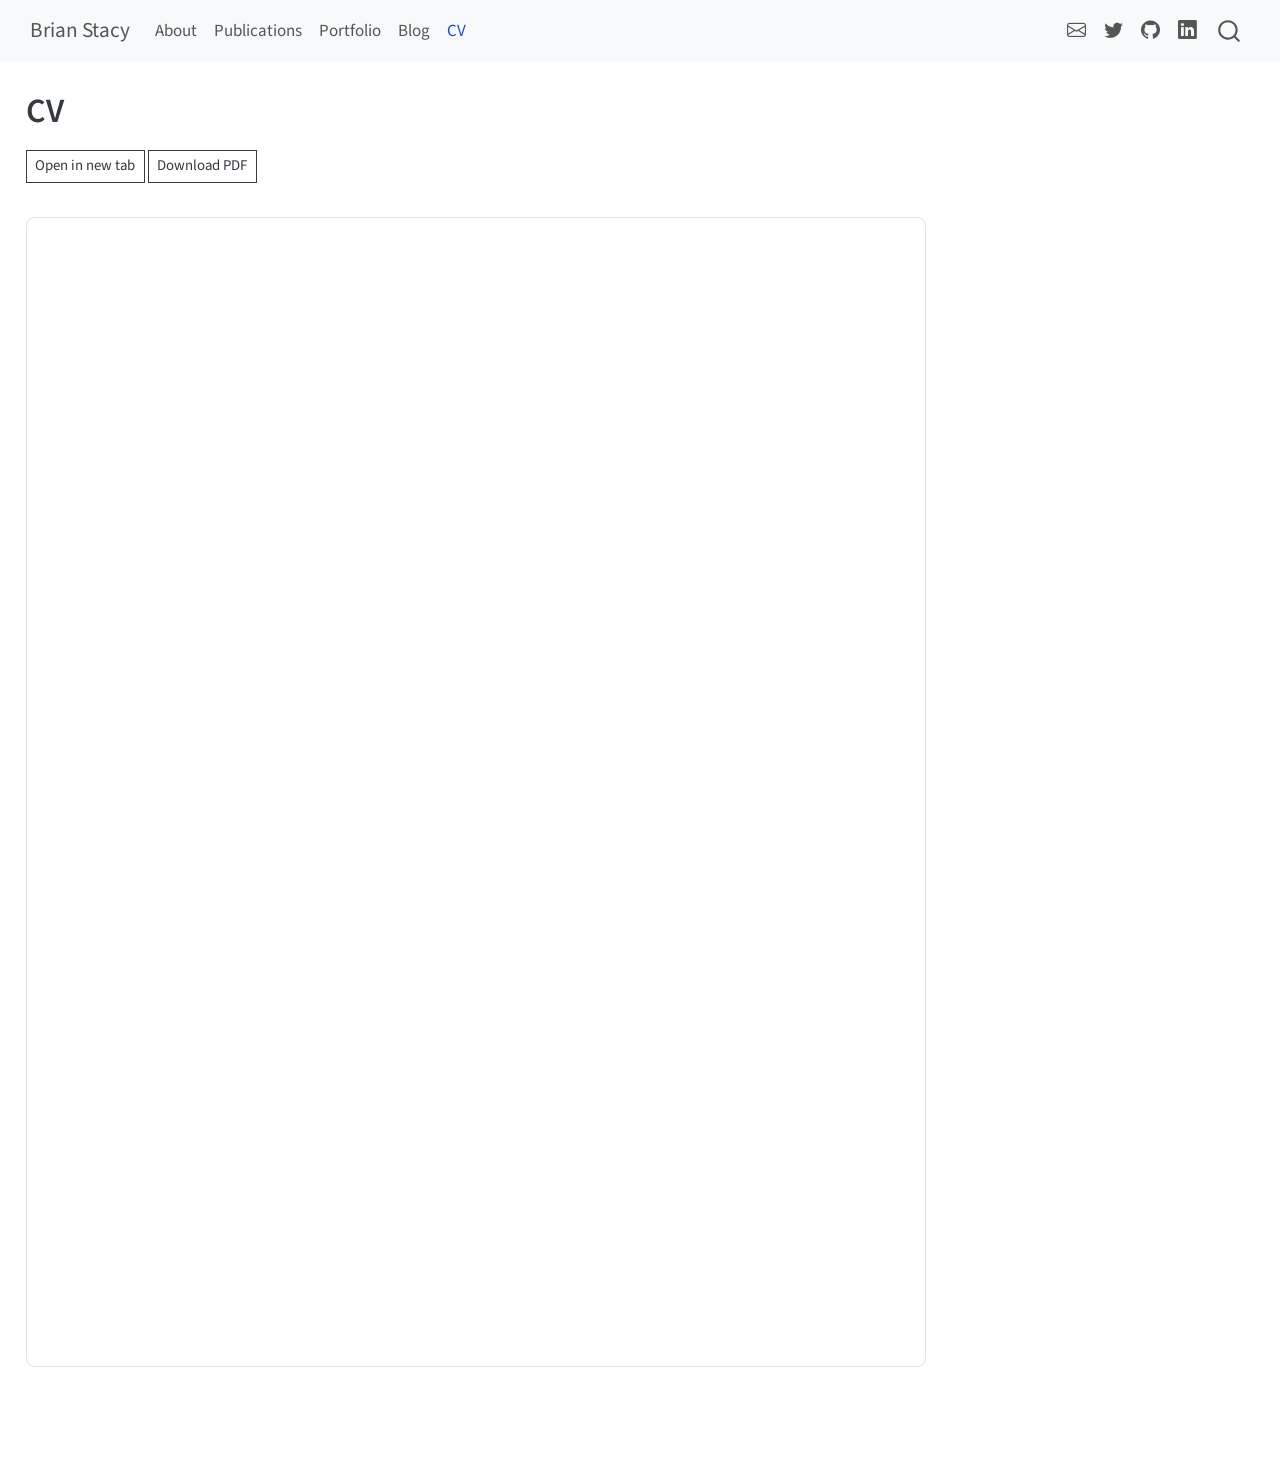
<file: cv.html>
<!DOCTYPE html>
<html xmlns="http://www.w3.org/1999/xhtml" lang="en" xml:lang="en"><head>

<meta charset="utf-8">
<meta name="generator" content="quarto-1.11.9">

<meta name="viewport" content="width=device-width, initial-scale=1.0, user-scalable=yes">


<title>CV – Brian Stacy</title>
<style>
/* Default styles provided by pandoc.
** See https://pandoc.org/MANUAL.html#variables-for-html for config info.
*/
span.smallcaps{font-variant: small-caps;}
div.columns{display: flex; gap: 1.5em;}
div.column{flex: auto;}
@media screen {
div.columns{gap: min(4vw, 1.5em);}
div.column{overflow-x: auto;}
}
div.hanging-indent{margin-left: 1.5em; text-indent: -1.5em;}
ul.task-list{list-style: none;}
ul.task-list li input[type="checkbox"] {
  width: 0.8em;
  margin: 0 0.8em 0.2em -1em; /* quarto-specific, see https://github.com/quarto-dev/quarto-cli/issues/4556 */ 
  vertical-align: middle;
}
</style>


<script src="site_libs/quarto-nav/quarto-nav.js"></script>
<script src="site_libs/quarto-nav/headroom.min.js"></script>
<script src="site_libs/clipboard/clipboard.min.js"></script>
<script src="site_libs/quarto-search/autocomplete.umd.js"></script>
<script src="site_libs/quarto-search/fuse.min.js"></script>
<script src="site_libs/quarto-search/quarto-search.js"></script>
<meta name="quarto:offset" content="./">
<link href="./images/favicon.png" rel="icon" type="image/png">
<script src="site_libs/quarto-html/quarto.js" type="module"></script>
<script src="site_libs/quarto-html/tabsets/tabsets.js" type="module"></script>
<script src="site_libs/quarto-html/scrollable-regions/scrollable-regions.js" type="module"></script>
<script src="site_libs/quarto-html/popper.min.js"></script>
<script src="site_libs/quarto-html/tippy.umd.min.js"></script>
<script src="site_libs/quarto-html/anchor.min.js"></script>
<link href="site_libs/quarto-html/tippy.css" rel="stylesheet">
<link href="site_libs/quarto-html/quarto-syntax-highlighting-63b5708e65d6cd79cd7618c58d0c21e7.css" rel="stylesheet" id="quarto-text-highlighting-styles">
<script src="site_libs/bootstrap/bootstrap.min.js"></script>
<link href="site_libs/bootstrap/bootstrap-icons.css" rel="stylesheet">
<link href="site_libs/bootstrap/bootstrap-119be7e4d1d96db788e0186092b2903e.min.css" rel="stylesheet" append-hash="true" id="quarto-bootstrap" data-mode="light">
<script id="quarto-search-options" type="application/json">{
  "location": "navbar",
  "copy-button": false,
  "collapse-after": 3,
  "panel-placement": "end",
  "type": "overlay",
  "limit": 50,
  "keyboard-shortcut": [
    "f",
    "/",
    "s"
  ],
  "show-item-context": false,
  "language": {
    "search-no-results-text": "No results",
    "search-matching-documents-text": "matching documents",
    "search-copy-link-title": "Copy link to search",
    "search-hide-matches-text": "Hide additional matches",
    "search-more-match-text": "more match in this document",
    "search-more-matches-text": "more matches in this document",
    "search-clear-button-title": "Clear",
    "search-text-placeholder": "",
    "search-detached-cancel-button-title": "Cancel",
    "search-submit-button-title": "Submit",
    "search-label": "Search"
  }
}</script>


<link rel="stylesheet" href="styles.css">
<meta property="og:title" content="CV – Brian Stacy">
<meta property="og:image" content="https://stacybri.github.io/images/headshot.jpg">
<meta property="og:site_name" content="Brian Stacy">
<meta property="og:image:height" content="800">
<meta property="og:image:width" content="600">
<meta name="twitter:title" content="CV – Brian Stacy">
<meta name="twitter:image" content="https://stacybri.github.io/images/headshot.jpg">
<meta name="twitter:creator" content="@brianstacyecon">
<meta name="twitter:card" content="summary_large_image">
</head>

<body class="nav-fixed quarto-light"><a id="quarto-skip-link" class="visually-hidden-focusable" href="#quarto-document-content">Skip to main content</a>

<div id="quarto-search-results"></div>
  <header id="quarto-header" class="headroom fixed-top">
    <nav class="navbar navbar-expand-md " data-bs-theme="dark" aria-label="Site">
      <div class="navbar-container container-fluid">
      <div class="navbar-brand-container mx-auto">
    <a class="navbar-brand" href="./index.html">
    <span class="navbar-title">Brian Stacy</span>
    </a>
  </div>
          <button class="navbar-toggler" type="button" data-bs-toggle="collapse" data-bs-target="#navbarCollapse" aria-controls="navbarCollapse" aria-expanded="false" aria-label="Toggle navigation" onclick="if (window.quartoToggleHeadroom) { window.quartoToggleHeadroom(); }">
  <span class="navbar-toggler-icon"></span>
</button>
          <div class="collapse navbar-collapse" id="navbarCollapse">
            <ul class="navbar-nav navbar-nav-scroll me-auto">
  <li class="nav-item">
    <a class="nav-link" href="./index.html"> 
<span class="menu-text">About</span></a>
  </li>  
  <li class="nav-item">
    <a class="nav-link" href="./publications.html"> 
<span class="menu-text">Publications</span></a>
  </li>  
  <li class="nav-item">
    <a class="nav-link" href="./portfolio.html"> 
<span class="menu-text">Portfolio</span></a>
  </li>  
  <li class="nav-item">
    <a class="nav-link" href="./media.html"> 
<span class="menu-text">Blog</span></a>
  </li>  
  <li class="nav-item">
    <a class="nav-link active" href="./cv.html" aria-current="page"> 
<span class="menu-text">CV</span></a>
  </li>  
</ul>
            <ul class="navbar-nav navbar-nav-scroll ms-auto">
  <li class="nav-item compact">
    <a class="nav-link" href="mailto:stacybw@gmail.com"> <i class="bi bi-envelope" role="img" aria-label="Email">
</i> 
<span class="menu-text"></span></a>
  </li>  
  <li class="nav-item compact">
    <a class="nav-link" href="https://twitter.com/brianstacyecon"> <i class="bi bi-twitter" role="img" aria-label="Twitter">
</i> 
<span class="menu-text"></span></a>
  </li>  
  <li class="nav-item compact">
    <a class="nav-link" href="https://github.com/stacybri"> <i class="bi bi-github" role="img" aria-label="GitHub">
</i> 
<span class="menu-text"></span></a>
  </li>  
  <li class="nav-item compact">
    <a class="nav-link" href="https://www.linkedin.com/in/brian-stacy-1a826076"> <i class="bi bi-linkedin" role="img" aria-label="LinkedIn">
</i> 
<span class="menu-text"></span></a>
  </li>  
</ul>
          </div> <!-- /navcollapse -->
            <div class="quarto-navbar-tools">
</div>
            <div id="quarto-search" class="" title="Search"></div>
      </div> <!-- /container-fluid -->
    </nav>
</header>
<!-- content -->
<div id="quarto-content" class="quarto-container page-columns page-rows-contents page-layout-full page-navbar">
<!-- sidebar -->
<!-- margin-sidebar -->
    
<!-- main -->
<main class="content column-page" id="quarto-document-content" tabindex="-1">

<header id="title-block-header" class="quarto-title-block default">
<div class="quarto-title">
<h1 class="title">CV</h1>
</div>



<div class="quarto-title-meta column-page">

    
  
    
  </div>
  


</header>


<div class="cv-actions">
<p><a href="https://stacybri.github.io/cv/resume.html" class="btn btn-outline-secondary btn-sm" target="_blank">Open in new tab</a> <a href="https://stacybri.github.io/cv/resume.pdf" class="btn btn-outline-secondary btn-sm">Download PDF</a></p>
</div>
<iframe class="cv-frame" src="https://stacybri.github.io/cv/resume.html" title="Brian Stacy's CV" loading="lazy"></iframe>



</main> <!-- /main -->
<script id="quarto-html-after-body" type="application/javascript">
  window.document.addEventListener("DOMContentLoaded", function (event) {
    const icon = "";
    const anchorJS = new window.AnchorJS();
    anchorJS.options = {
      placement: 'right',
      icon: icon
    };
    anchorJS.add('.anchored');
    const isCodeAnnotation = (el) => {
      for (const clz of el.classList) {
        if (clz.startsWith('code-annotation-')) {                     
          return true;
        }
      }
      return false;
    }
    const onCopySuccess = function(e) {
      // button target
      const button = e.trigger;
      // don't keep focus
      button.blur();
      // flash "checked"
      button.classList.add('code-copy-button-checked');
      var currentTitle = button.getAttribute("title");
      button.setAttribute("title", "Copied!");
      let tooltip;
      if (window.bootstrap) {
        button.setAttribute("data-bs-toggle", "tooltip");
        button.setAttribute("data-bs-placement", "left");
        button.setAttribute("data-bs-title", "Copied!");
        tooltip = new bootstrap.Tooltip(button, 
          { trigger: "manual", 
            customClass: "code-copy-button-tooltip",
            offset: [0, -8]});
        tooltip.show();    
      }
      setTimeout(function() {
        if (tooltip) {
          tooltip.hide();
          button.removeAttribute("data-bs-title");
          button.removeAttribute("data-bs-toggle");
          button.removeAttribute("data-bs-placement");
        }
        button.setAttribute("title", currentTitle);
        button.classList.remove('code-copy-button-checked');
      }, 1000);
      // clear code selection
      e.clearSelection();
    }
    const getTextToCopy = function(trigger) {
      const outerScaffold = trigger.parentElement.cloneNode(true);
      const codeEl = outerScaffold.querySelector('code');
      for (const childEl of codeEl.children) {
        if (isCodeAnnotation(childEl)) {
          childEl.remove();
        }
      }
      return codeEl.innerText;
    }
    const clipboard = new window.ClipboardJS('.code-copy-button:not([data-in-quarto-modal])', {
      text: getTextToCopy
    });
    clipboard.on('success', onCopySuccess);
    if (window.document.getElementById('quarto-embedded-source-code-modal')) {
      const clipboardModal = new window.ClipboardJS('.code-copy-button[data-in-quarto-modal]', {
        text: getTextToCopy,
        container: window.document.getElementById('quarto-embedded-source-code-modal')
      });
      clipboardModal.on('success', onCopySuccess);
    }
      var localhostRegex = new RegExp(/^(?:http|https):\/\/localhost\:?[0-9]*\//);
      var mailtoRegex = new RegExp(/^mailto:/);
        var filterRegex = new RegExp("https:\/\/stacybri\.github\.io");
      var isInternal = (href) => {
          return filterRegex.test(href) || localhostRegex.test(href) || mailtoRegex.test(href);
      }
      // Inspect non-navigation links and adorn them if external
      window.quartoDecorateExternalLinks = function (root) {
     var links = (root || window.document).querySelectorAll('a[href]:not(.nav-link):not(.navbar-brand):not(.toc-action):not(.sidebar-link):not(.sidebar-item-toggle):not(.pagination-link):not(.no-external):not([aria-hidden]):not(.dropdown-item):not(.quarto-navigation-tool):not(.about-link)');
      for (var i=0; i<links.length; i++) {
        const link = links[i];
        if (!isInternal(link.href)) {
          // undo the damage that might have been done by quarto-nav.js in the case of
          // links that we want to consider external
          if (link.dataset.originalHref !== undefined) {
            link.href = link.dataset.originalHref;
          }
          if (!link.classList.contains('no-external-icon')) {
          }
        }
      }
      };
      window.quartoDecorateExternalLinks(window.document);
    // Esc closes the popup (WCAG 1.4.13) and focus leaving both trigger and
    // popup closes it (WCAG 2.4.11); tippy handles neither for interactive popups.
    const hideOnEscAndFocusOut = {
      name: 'hideOnEscAndFocusOut',
      defaultValue: true,
      fn(instance) {
        const dismiss = () => {
          // A show scheduled by the trigger delay would otherwise reopen it
          instance.clearDelayTimeouts();
          instance.hide();
        };
        const onKeyDown = (event) => {
          if (event.key !== 'Escape') {
            return;
          }
          // Keep Esc from also reaching page handlers (e.g. reveal.js overview),
          // except an open reveal.js slide menu, which Esc should close too.
          // The menu handles keys only when its keyboard option is on.
          const menuHandlesEsc = window.Reveal?.getPlugin?.('menu')?.isOpen() &&
            window.Reveal.getConfig().menu?.keyboard !== false;
          if (!menuHandlesEsc) {
            event.stopPropagation();
          }
          if (instance.popper.contains(window.document.activeElement)) {
            // Disabled while refocusing so the focus trigger does not reopen it
            instance.disable();
            instance.reference.focus();
            instance.enable();
          }
          dismiss();
        };
        const onFocusOut = (event) => {
          const target = event.relatedTarget;
          if (target && !instance.reference.contains(target) &&
              !instance.popper.contains(target)) {
            dismiss();
          }
        };
        // On the trigger too: a click trigger (code-annotations: select) has no
        // blur handling. Attached for the instance's lifetime so leaving the
        // trigger also cancels a show still pending on the trigger delay.
        instance.reference.addEventListener('focusout', onFocusOut);
        return {
          onShow() {
            window.document.addEventListener('keydown', onKeyDown, true);
            instance.popper.addEventListener('focusout', onFocusOut);
          },
          onHide() {
            window.document.removeEventListener('keydown', onKeyDown, true);
            instance.popper.removeEventListener('focusout', onFocusOut);
          },
          onDestroy() {
            instance.reference.removeEventListener('focusout', onFocusOut);
          },
        };
      },
    };
    function tippyHover(el, contentFn, onTriggerFn, onUntriggerFn) {
      const config = {
        allowHTML: true,
        maxWidth: 500,
        delay: 100,
        arrow: false,
        appendTo: function(el) {
            return el.parentElement;
        },
        interactive: true,
        interactiveBorder: 10,
        theme: 'quarto',
        placement: 'bottom-start',
        plugins: [hideOnEscAndFocusOut],
      };
      if (contentFn) {
        config.content = contentFn;
      }
      if (onTriggerFn) {
        config.onTrigger = onTriggerFn;
      }
      if (onUntriggerFn) {
        config.onUntrigger = onUntriggerFn;
      }
      window.tippy(el, config); 
    }
    const noterefs = window.document.querySelectorAll('a[role="doc-noteref"]');
    for (var i=0; i<noterefs.length; i++) {
      const ref = noterefs[i];
      tippyHover(ref, function() {
        // use id or data attribute instead here
        let href = ref.getAttribute('data-footnote-href') || ref.getAttribute('href');
        try { href = new URL(href).hash; } catch {}
        const id = href.replace(/^#\/?/, "");
        const note = window.document.getElementById(id);
        if (note) {
          return note.innerHTML;
        } else {
          return "";
        }
      });
    }
    const xrefs = window.document.querySelectorAll('a.quarto-xref');
    const processXRef = (id, note) => {
      // Strip column container classes
      const stripColumnClz = (el) => {
        el.classList.remove("page-full", "page-columns");
        if (el.children) {
          for (const child of el.children) {
            stripColumnClz(child);
          }
        }
      }
      stripColumnClz(note)
      if (id === null || id.startsWith('sec-')) {
        // Special case sections, only their first couple elements
        const container = document.createElement("div");
        if (note.children && note.children.length > 2) {
          container.appendChild(note.children[0].cloneNode(true));
          for (let i = 1; i < note.children.length; i++) {
            const child = note.children[i];
            if (child.tagName === "P" && child.innerText === "") {
              continue;
            } else {
              container.appendChild(child.cloneNode(true));
              break;
            }
          }
          if (window.Quarto?.typesetMath) {
            window.Quarto.typesetMath(container);
          }
          return container.innerHTML
        } else {
          if (window.Quarto?.typesetMath) {
            window.Quarto.typesetMath(note);
          }
          return note.innerHTML;
        }
      } else {
        // Remove any anchor links if they are present
        const anchorLink = note.querySelector('a.anchorjs-link');
        if (anchorLink) {
          anchorLink.remove();
        }
        if (window.Quarto?.typesetMath) {
          window.Quarto.typesetMath(note);
        }
        if (note.classList.contains("callout")) {
          return note.outerHTML;
        } else {
          return note.innerHTML;
        }
      }
    }
    for (var i=0; i<xrefs.length; i++) {
      const xref = xrefs[i];
      tippyHover(xref, undefined, function(instance) {
        instance.disable();
        let url = xref.getAttribute('href');
        let hash = undefined; 
        if (url.startsWith('#')) {
          hash = url;
        } else {
          try { hash = new URL(url).hash; } catch {}
        }
        if (hash) {
          const id = hash.replace(/^#\/?/, "");
          const note = window.document.getElementById(id);
          if (note !== null) {
            try {
              const html = processXRef(id, note.cloneNode(true));
              instance.setContent(html);
            } finally {
              instance.enable();
              instance.show();
            }
          } else {
            // See if we can fetch this
            fetch(url.split('#')[0])
            .then(res => res.text())
            .then(html => {
              const parser = new DOMParser();
              const htmlDoc = parser.parseFromString(html, "text/html");
              const note = htmlDoc.getElementById(id);
              if (note !== null) {
                const html = processXRef(id, note);
                instance.setContent(html);
              } 
            }).finally(() => {
              instance.enable();
              instance.show();
            });
          }
        } else {
          // See if we can fetch a full url (with no hash to target)
          // This is a special case and we should probably do some content thinning / targeting
          fetch(url)
          .then(res => res.text())
          .then(html => {
            const parser = new DOMParser();
            const htmlDoc = parser.parseFromString(html, "text/html");
            const note = htmlDoc.querySelector('main.content');
            if (note !== null) {
              // This should only happen for chapter cross references
              // (since there is no id in the URL)
              // remove the first header
              if (note.children.length > 0 && note.children[0].tagName === "HEADER") {
                note.children[0].remove();
              }
              const html = processXRef(null, note);
              instance.setContent(html);
            } 
          }).finally(() => {
            instance.enable();
            instance.show();
          });
        }
      }, function(instance) {
      });
    }
        let selectedAnnoteEl;
        const selectorForAnnotation = ( cell, annotation) => {
          let cellAttr = 'data-code-cell="' + cell + '"';
          let lineAttr = 'data-code-annotation="' +  annotation + '"';
          const selector = 'span[' + cellAttr + '][' + lineAttr + ']';
          return selector;
        }
        const selectCodeLines = (annoteEl) => {
          const doc = window.document;
          const targetCell = annoteEl.getAttribute("data-target-cell");
          const targetAnnotation = annoteEl.getAttribute("data-target-annotation");
          const annoteSpan = window.document.querySelector(selectorForAnnotation(targetCell, targetAnnotation));
          const lines = annoteSpan.getAttribute("data-code-lines").split(",");
          const lineIds = lines.map((line) => {
            return targetCell + "-" + line;
          })
          // Each band is positioned against its own containing block, which is
          // not the offsetParent of the lines, so place it from client rects.
          const placeBand = (band, firstEl, lastEl, codeBlock) => {
            const container = band.offsetParent;
            if (container === null) {
              return;
            }
            const containerRect = container.getBoundingClientRect();
            // Reveal.js scales slides with a transform, so convert client
            // pixels back to the CSS pixels of the container.
            const scale = containerRect.height / container.offsetHeight || 1;
            const firstRect = firstEl.getBoundingClientRect();
            const lastRect = lastEl.getBoundingClientRect();
            const top = (firstRect.top - containerRect.top) / scale - container.clientTop + container.scrollTop;
            const height = (lastRect.bottom - firstRect.top) / scale;
            band.style.top = top - 2 + "px";
            band.style.height = height + 4 + "px";
            if (codeBlock) {
              // Without the copy button wrapper, the containing block is wider
              // than the code block, so span the code block explicitly.
              const blockRect = codeBlock.getBoundingClientRect();
              band.style.left = (blockRect.left - containerRect.left) / scale - container.clientLeft + container.scrollLeft + "px";
              band.style.width = blockRect.width / scale + "px";
            }
          };
          if (lineIds.length > 0) {
            const el = window.document.getElementById(lineIds[0]);
            const lastEl = window.document.getElementById(lineIds[lineIds.length - 1]);
            const parent = el.parentElement.parentElement;
            // cook up a div (if necessary) and position it
            let div = window.document.getElementById("code-annotation-line-highlight");
            if (div === null) {
              div = window.document.createElement("div");
              div.setAttribute("id", "code-annotation-line-highlight");
              div.style.position = 'absolute';
              parent.appendChild(div);
            }
            placeBand(div, el, lastEl, parent.closest("div.sourceCode") || parent);
            let gutterDiv = window.document.getElementById("code-annotation-line-highlight-gutter");
            if (gutterDiv === null) {
              gutterDiv = window.document.createElement("div");
              gutterDiv.setAttribute("id", "code-annotation-line-highlight-gutter");
              gutterDiv.style.position = 'absolute';
              const codeCell = window.document.getElementById(targetCell);
              const gutter = codeCell.querySelector('.code-annotation-gutter');
              gutter.appendChild(gutterDiv);
            }
            placeBand(gutterDiv, el, lastEl);
            selectedAnnoteEl = annoteEl;
          }
        };
        const unselectCodeLines = () => {
          const elementsIds = ["code-annotation-line-highlight", "code-annotation-line-highlight-gutter"];
          elementsIds.forEach((elId) => {
            const div = window.document.getElementById(elId);
            if (div) {
              div.remove();
            }
          });
          selectedAnnoteEl = undefined;
        };
          // Handle positioning of the toggle
      window.addEventListener(
        "resize",
        throttle(() => {
          elRect = undefined;
          if (selectedAnnoteEl) {
            selectCodeLines(selectedAnnoteEl);
          }
        }, 10)
      );
      function throttle(fn, ms) {
      let throttle = false;
      let timer;
        return (...args) => {
          if(!throttle) { // first call gets through
              fn.apply(this, args);
              throttle = true;
          } else { // all the others get throttled
              if(timer) clearTimeout(timer); // cancel #2
              timer = setTimeout(() => {
                fn.apply(this, args);
                timer = throttle = false;
              }, ms);
          }
        };
      }
        // Attach click handler to the DT
        const annoteDls = window.document.querySelectorAll('dt[data-target-cell]');
        for (const annoteDlNode of annoteDls) {
          annoteDlNode.addEventListener('click', (event) => {
            const clickedEl = event.target;
            if (clickedEl !== selectedAnnoteEl) {
              unselectCodeLines();
              const activeEl = window.document.querySelector('dt[data-target-cell].code-annotation-active');
              if (activeEl) {
                activeEl.classList.remove('code-annotation-active');
              }
              selectCodeLines(clickedEl);
              clickedEl.classList.add('code-annotation-active');
            } else {
              // Unselect the line
              unselectCodeLines();
              clickedEl.classList.remove('code-annotation-active');
            }
          });
        }
    const findCites = (el) => {
      const parentEl = el.parentElement;
      if (parentEl) {
        const cites = parentEl.dataset.cites;
        if (cites) {
          return {
            el,
            cites: cites.split(' ')
          };
        } else {
          return findCites(el.parentElement)
        }
      } else {
        return undefined;
      }
    };
    var bibliorefs = window.document.querySelectorAll('a[role="doc-biblioref"]');
    for (var i=0; i<bibliorefs.length; i++) {
      const ref = bibliorefs[i];
      const citeInfo = findCites(ref);
      if (citeInfo) {
        tippyHover(citeInfo.el, function() {
          var popup = window.document.createElement('div');
          citeInfo.cites.forEach(function(cite) {
            var citeDiv = window.document.createElement('div');
            citeDiv.classList.add('hanging-indent');
            citeDiv.classList.add('csl-entry');
            var biblioDiv = window.document.getElementById('ref-' + cite);
            if (biblioDiv) {
              citeDiv.innerHTML = biblioDiv.innerHTML;
            }
            popup.appendChild(citeDiv);
          });
          return popup.innerHTML;
        });
      }
    }
  });
  </script>
  <script type="application/javascript">
  window.quartoScrollableRegionsLabels = {"code":"Scrollable code","output":"Scrollable output"};
  </script>
</div> <!-- /content -->




</body></html>
</file>
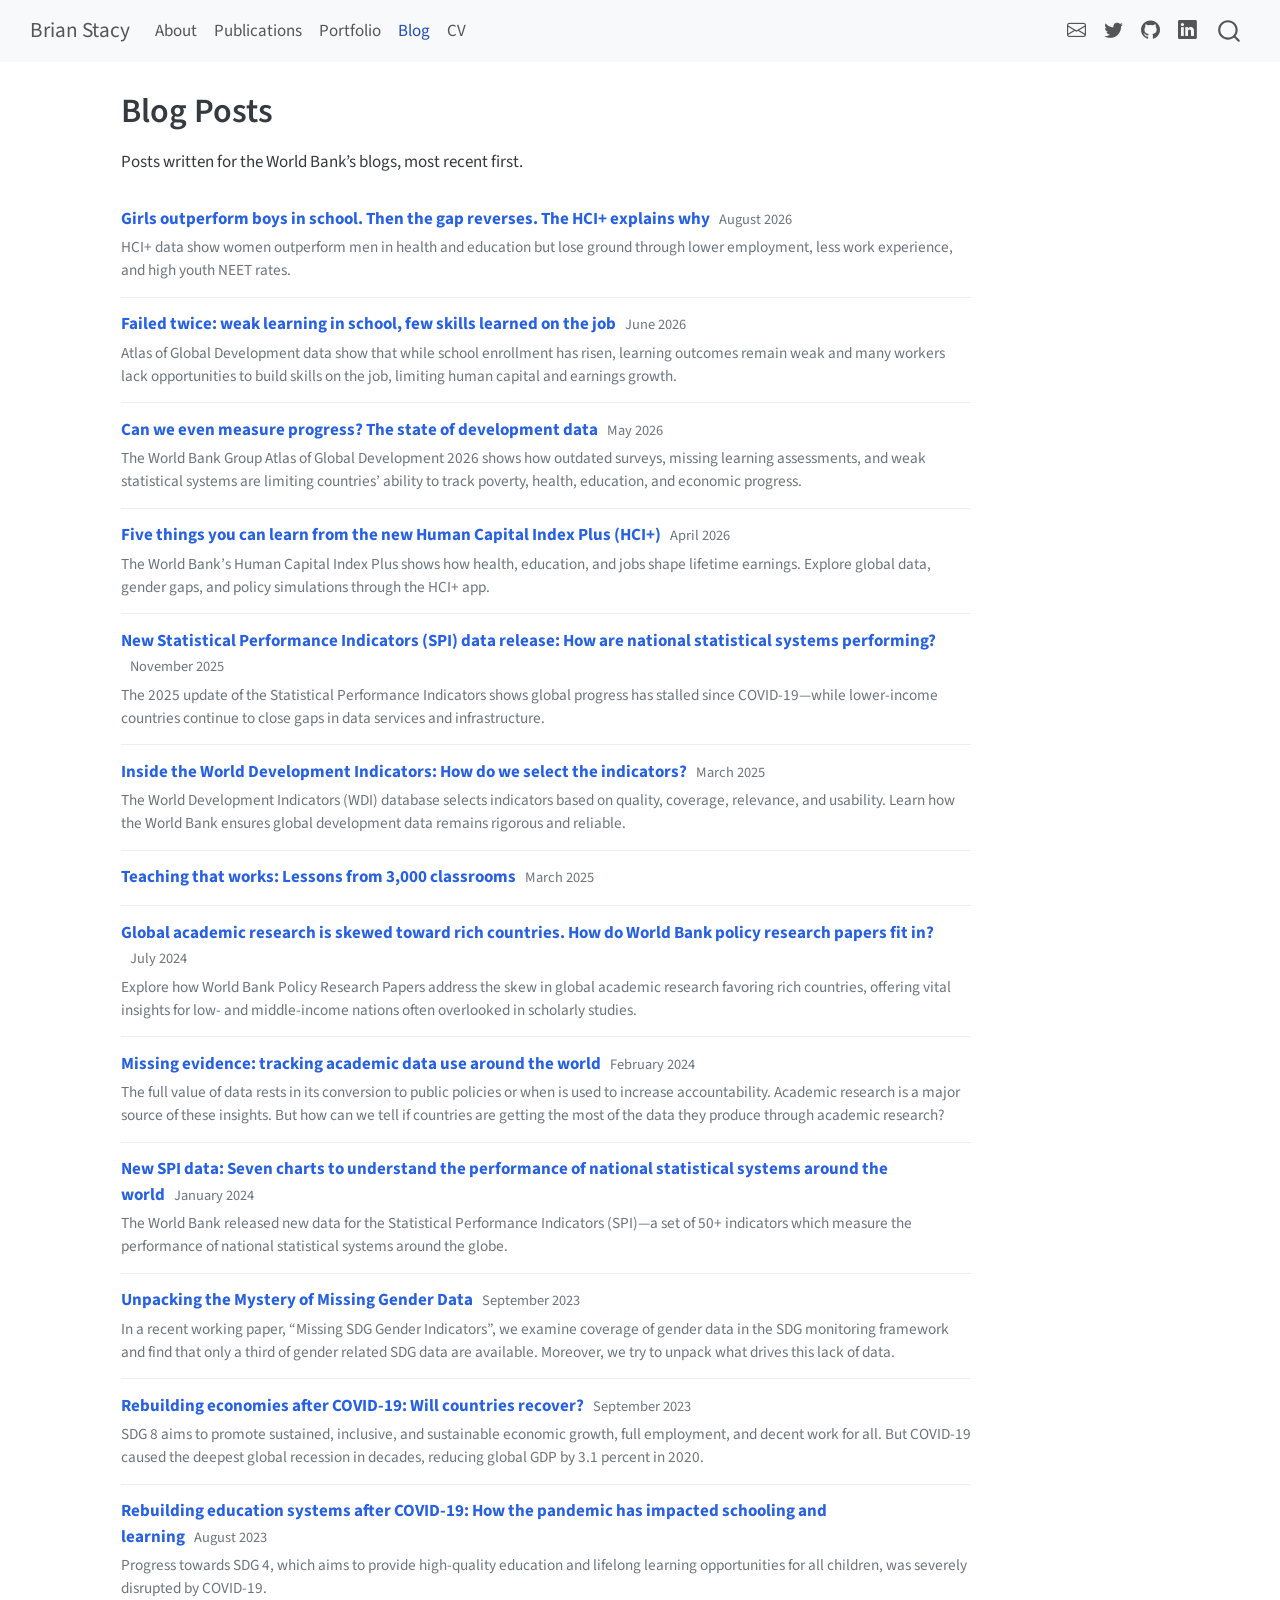
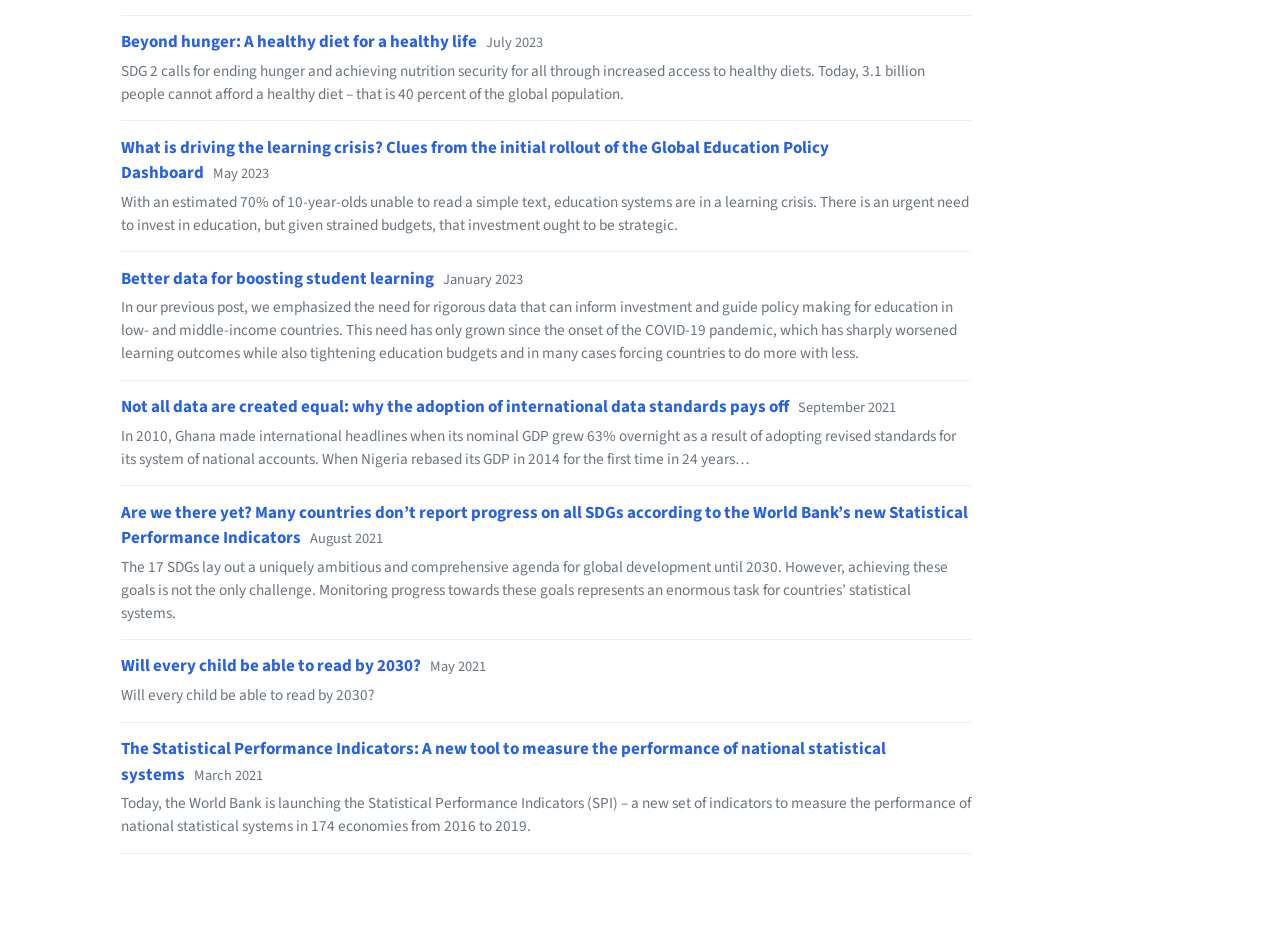
<file: media.html>
<!DOCTYPE html>
<html xmlns="http://www.w3.org/1999/xhtml" lang="en" xml:lang="en"><head>

<meta charset="utf-8">
<meta name="generator" content="quarto-1.11.9">

<meta name="viewport" content="width=device-width, initial-scale=1.0, user-scalable=yes">


<title>Blog Posts – Brian Stacy</title>
<style>
/* Default styles provided by pandoc.
** See https://pandoc.org/MANUAL.html#variables-for-html for config info.
*/
span.smallcaps{font-variant: small-caps;}
div.columns{display: flex; gap: 1.5em;}
div.column{flex: auto;}
@media screen {
div.columns{gap: min(4vw, 1.5em);}
div.column{overflow-x: auto;}
}
div.hanging-indent{margin-left: 1.5em; text-indent: -1.5em;}
ul.task-list{list-style: none;}
ul.task-list li input[type="checkbox"] {
  width: 0.8em;
  margin: 0 0.8em 0.2em -1em; /* quarto-specific, see https://github.com/quarto-dev/quarto-cli/issues/4556 */ 
  vertical-align: middle;
}
</style>


<script src="site_libs/quarto-nav/quarto-nav.js"></script>
<script src="site_libs/quarto-nav/headroom.min.js"></script>
<script src="site_libs/clipboard/clipboard.min.js"></script>
<script src="site_libs/quarto-search/autocomplete.umd.js"></script>
<script src="site_libs/quarto-search/fuse.min.js"></script>
<script src="site_libs/quarto-search/quarto-search.js"></script>
<meta name="quarto:offset" content="./">
<link href="./images/favicon.png" rel="icon" type="image/png">
<script src="site_libs/quarto-html/quarto.js" type="module"></script>
<script src="site_libs/quarto-html/tabsets/tabsets.js" type="module"></script>
<script src="site_libs/quarto-html/scrollable-regions/scrollable-regions.js" type="module"></script>
<script src="site_libs/quarto-html/popper.min.js"></script>
<script src="site_libs/quarto-html/tippy.umd.min.js"></script>
<script src="site_libs/quarto-html/anchor.min.js"></script>
<link href="site_libs/quarto-html/tippy.css" rel="stylesheet">
<link href="site_libs/quarto-html/quarto-syntax-highlighting-63b5708e65d6cd79cd7618c58d0c21e7.css" rel="stylesheet" id="quarto-text-highlighting-styles">
<script src="site_libs/bootstrap/bootstrap.min.js"></script>
<link href="site_libs/bootstrap/bootstrap-icons.css" rel="stylesheet">
<link href="site_libs/bootstrap/bootstrap-119be7e4d1d96db788e0186092b2903e.min.css" rel="stylesheet" append-hash="true" id="quarto-bootstrap" data-mode="light">
<script id="quarto-search-options" type="application/json">{
  "location": "navbar",
  "copy-button": false,
  "collapse-after": 3,
  "panel-placement": "end",
  "type": "overlay",
  "limit": 50,
  "keyboard-shortcut": [
    "f",
    "/",
    "s"
  ],
  "show-item-context": false,
  "language": {
    "search-no-results-text": "No results",
    "search-matching-documents-text": "matching documents",
    "search-copy-link-title": "Copy link to search",
    "search-hide-matches-text": "Hide additional matches",
    "search-more-match-text": "more match in this document",
    "search-more-matches-text": "more matches in this document",
    "search-clear-button-title": "Clear",
    "search-text-placeholder": "",
    "search-detached-cancel-button-title": "Cancel",
    "search-submit-button-title": "Submit",
    "search-label": "Search"
  }
}</script>


<link rel="stylesheet" href="styles.css">
<meta property="og:title" content="Blog Posts – Brian Stacy">
<meta property="og:description" content="Brian Stacy — Senior Economist at the World Bank. Research on measurement and data gaps, economics of education, labor markets, nutrition, and poverty.">
<meta property="og:image" content="https://stacybri.github.io/images/headshot.jpg">
<meta property="og:site_name" content="Brian Stacy">
<meta property="og:image:height" content="800">
<meta property="og:image:width" content="600">
<meta name="twitter:title" content="Blog Posts – Brian Stacy">
<meta name="twitter:description" content="Brian Stacy — Senior Economist at the World Bank. Research on measurement and data gaps, economics of education, labor markets, nutrition, and poverty.">
<meta name="twitter:image" content="https://stacybri.github.io/images/headshot.jpg">
<meta name="twitter:creator" content="@brianstacyecon">
<meta name="twitter:card" content="summary_large_image">
</head>

<body class="nav-fixed quarto-light"><a id="quarto-skip-link" class="visually-hidden-focusable" href="#quarto-document-content">Skip to main content</a>

<div id="quarto-search-results"></div>
  <header id="quarto-header" class="headroom fixed-top">
    <nav class="navbar navbar-expand-md " data-bs-theme="dark" aria-label="Site">
      <div class="navbar-container container-fluid">
      <div class="navbar-brand-container mx-auto">
    <a class="navbar-brand" href="./index.html">
    <span class="navbar-title">Brian Stacy</span>
    </a>
  </div>
          <button class="navbar-toggler" type="button" data-bs-toggle="collapse" data-bs-target="#navbarCollapse" aria-controls="navbarCollapse" aria-expanded="false" aria-label="Toggle navigation" onclick="if (window.quartoToggleHeadroom) { window.quartoToggleHeadroom(); }">
  <span class="navbar-toggler-icon"></span>
</button>
          <div class="collapse navbar-collapse" id="navbarCollapse">
            <ul class="navbar-nav navbar-nav-scroll me-auto">
  <li class="nav-item">
    <a class="nav-link" href="./index.html"> 
<span class="menu-text">About</span></a>
  </li>  
  <li class="nav-item">
    <a class="nav-link" href="./publications.html"> 
<span class="menu-text">Publications</span></a>
  </li>  
  <li class="nav-item">
    <a class="nav-link" href="./portfolio.html"> 
<span class="menu-text">Portfolio</span></a>
  </li>  
  <li class="nav-item">
    <a class="nav-link active" href="./media.html" aria-current="page"> 
<span class="menu-text">Blog</span></a>
  </li>  
  <li class="nav-item">
    <a class="nav-link" href="./cv.html"> 
<span class="menu-text">CV</span></a>
  </li>  
</ul>
            <ul class="navbar-nav navbar-nav-scroll ms-auto">
  <li class="nav-item compact">
    <a class="nav-link" href="mailto:stacybw@gmail.com"> <i class="bi bi-envelope" role="img" aria-label="Email">
</i> 
<span class="menu-text"></span></a>
  </li>  
  <li class="nav-item compact">
    <a class="nav-link" href="https://twitter.com/brianstacyecon"> <i class="bi bi-twitter" role="img" aria-label="Twitter">
</i> 
<span class="menu-text"></span></a>
  </li>  
  <li class="nav-item compact">
    <a class="nav-link" href="https://github.com/stacybri"> <i class="bi bi-github" role="img" aria-label="GitHub">
</i> 
<span class="menu-text"></span></a>
  </li>  
  <li class="nav-item compact">
    <a class="nav-link" href="https://www.linkedin.com/in/brian-stacy-1a826076"> <i class="bi bi-linkedin" role="img" aria-label="LinkedIn">
</i> 
<span class="menu-text"></span></a>
  </li>  
</ul>
          </div> <!-- /navcollapse -->
            <div class="quarto-navbar-tools">
</div>
            <div id="quarto-search" class="" title="Search"></div>
      </div> <!-- /container-fluid -->
    </nav>
</header>
<!-- content -->
<div id="quarto-content" class="quarto-container page-columns page-rows-contents page-layout-article page-navbar">
<!-- sidebar -->
<!-- margin-sidebar -->
    <div id="quarto-margin-sidebar" class="sidebar margin-sidebar zindex-bottom">
        
    </div>
<!-- main -->
<main class="content" id="quarto-document-content" tabindex="-1">

<header id="title-block-header" class="quarto-title-block default">
<div class="quarto-title">
<h1 class="title">Blog Posts</h1>
</div>



<div class="quarto-title-meta">

    
  
    
  </div>
  


</header>


<p>Posts written for the World Bank’s blogs, most recent first.</p>
<div class="blog-list">
<div class="blog-entry">
<a href="https://blogs.worldbank.org/en/opendata/girls-outperform-boys-in-school--then-the-gap-reverses--the-hci-"><strong>Girls outperform boys in school. Then the gap reverses. The HCI+ explains why</strong></a><span class="blog-date">August 2026</span><span class="blog-desc">HCI+ data show women outperform men in health and education but lose ground through lower employment, less work experience, and high youth NEET rates.</span>
</div>
<div class="blog-entry">
<a href="https://blogs.worldbank.org/en/opendata/failed-twice--weak-learning-in-school--few-skills-learned-on-the"><strong>Failed twice: weak learning in school, few skills learned on the job</strong></a><span class="blog-date">June 2026</span><span class="blog-desc">Atlas of Global Development data show that while school enrollment has risen, learning outcomes remain weak and many workers lack opportunities to build skills on the job, limiting human capital and earnings growth.</span>
</div>
<div class="blog-entry">
<a href="https://blogs.worldbank.org/en/opendata/can-we-even-measure-progress--the-state-of-development-data"><strong>Can we even measure progress? The state of development data</strong></a><span class="blog-date">May 2026</span><span class="blog-desc">The World Bank Group Atlas of Global Development 2026 shows how outdated surveys, missing learning assessments, and weak statistical systems are limiting countries’ ability to track poverty, health, education, and economic progress.</span>
</div>
<div class="blog-entry">
<a href="https://blogs.worldbank.org/en/opendata/five-things-you-can-learn-from-the-new-human-capital-index-plus-"><strong>Five things you can learn from the new Human Capital Index Plus (HCI+)</strong></a><span class="blog-date">April 2026</span><span class="blog-desc">The World Bank’s Human Capital Index Plus shows how health, education, and jobs shape lifetime earnings. Explore global data, gender gaps, and policy simulations through the HCI+ app.</span>
</div>
<div class="blog-entry">
<a href="https://blogs.worldbank.org/en/opendata/new-statistical-performance-indicators--spi--data-release--how-a"><strong>New Statistical Performance Indicators (SPI) data release: How are national statistical systems performing?</strong></a><span class="blog-date">November 2025</span><span class="blog-desc">The 2025 update of the Statistical Performance Indicators shows global progress has stalled since COVID-19—while lower-income countries continue to close gaps in data services and infrastructure.</span>
</div>
<div class="blog-entry">
<a href="https://blogs.worldbank.org/en/opendata/inside-the-world-development-indicators--how-do-we-select-the-in"><strong>Inside the World Development Indicators: How do we select the indicators?</strong></a><span class="blog-date">March 2025</span><span class="blog-desc">The World Development Indicators (WDI) database selects indicators based on quality, coverage, relevance, and usability. Learn how the World Bank ensures global development data remains rigorous and reliable.</span>
</div>
<div class="blog-entry">
<a href="https://blogs.worldbank.org/en/education/Teaching-that-works-Lessons-from-3000-classrooms"><strong>Teaching that works: Lessons from 3,000 classrooms</strong></a><span class="blog-date">March 2025</span>
</div>
<div class="blog-entry">
<a href="https://blogs.worldbank.org/en/opendata/global-academic-research-is-skewed-toward-rich-countries--how-do"><strong>Global academic research is skewed toward rich countries. How do World Bank policy research papers fit in?</strong></a><span class="blog-date">July 2024</span><span class="blog-desc">Explore how World Bank Policy Research Papers address the skew in global academic research favoring rich countries, offering vital insights for low- and middle-income nations often overlooked in scholarly studies.</span>
</div>
<div class="blog-entry">
<a href="https://blogs.worldbank.org/en/opendata/missing-evidence-tracking-academic-data-use-around-world"><strong>Missing evidence: tracking academic data use around the world</strong></a><span class="blog-date">February 2024</span><span class="blog-desc">The full value of data rests in its conversion to public policies or when is used to increase accountability. Academic research is a major source of these insights. But how can we tell if countries are getting the most of the data they produce through academic research?</span>
</div>
<div class="blog-entry">
<a href="https://blogs.worldbank.org/en/opendata/new-spi-data-seven-charts-understand-performance-national-statistical-systems-around-world"><strong>New SPI data: Seven charts to understand the performance of national statistical systems around the world</strong></a><span class="blog-date">January 2024</span><span class="blog-desc">The World Bank released new data for the Statistical Performance Indicators (SPI)—a set of 50+ indicators which measure the performance of national statistical systems around the globe.</span>
</div>
<div class="blog-entry">
<a href="https://blogs.worldbank.org/en/opendata/unpacking-mystery-missing-gender-data"><strong>Unpacking the Mystery of Missing Gender Data</strong></a><span class="blog-date">September 2023</span><span class="blog-desc">In a recent working paper, “Missing SDG Gender Indicators”, we examine coverage of gender data in the SDG monitoring framework and find that only a third of gender related SDG data are available. Moreover, we try to unpack what drives this lack of data.</span>
</div>
<div class="blog-entry">
<a href="https://blogs.worldbank.org/en/opendata/rebuilding-economies-after-covid-19-will-countries-recover"><strong>Rebuilding economies after COVID-19: Will countries recover?</strong></a><span class="blog-date">September 2023</span><span class="blog-desc">SDG 8 aims to promote sustained, inclusive, and sustainable economic growth, full employment, and decent work for all. But COVID-19 caused the deepest global recession in decades, reducing global GDP by 3.1 percent in 2020.</span>
</div>
<div class="blog-entry">
<a href="https://blogs.worldbank.org/en/opendata/rebuilding-education-systems-after-covid-19-how-pandemic-has-impacted-schooling"><strong>Rebuilding education systems after COVID-19: How the pandemic has impacted schooling and learning</strong></a><span class="blog-date">August 2023</span><span class="blog-desc">Progress towards SDG 4, which aims to provide high-quality education and lifelong learning opportunities for all children, was severely disrupted by COVID-19.</span>
</div>
<div class="blog-entry">
<a href="https://blogs.worldbank.org/en/opendata/beyond-hunger-healthy-diet-healthy-life"><strong>Beyond hunger: A healthy diet for a healthy life</strong></a><span class="blog-date">July 2023</span><span class="blog-desc">SDG 2 calls for ending hunger and achieving nutrition security for all through increased access to healthy diets. Today, 3.1 billion people cannot afford a healthy diet – that is 40 percent of the global population.</span>
</div>
<div class="blog-entry">
<a href="https://blogs.worldbank.org/en/education/what-driving-learning-crisis-clues-initial-rollout-global-education-policy-dashboard"><strong>What is driving the learning crisis? Clues from the initial rollout of the Global Education Policy Dashboard</strong></a><span class="blog-date">May 2023</span><span class="blog-desc">With an estimated 70% of 10-year-olds unable to read a simple text, education systems are in a learning crisis. There is an urgent need to invest in education, but given strained budgets, that investment ought to be strategic.</span>
</div>
<div class="blog-entry">
<a href="https://blogs.worldbank.org/en/education/better-data-boosting-student-learning"><strong>Better data for boosting student learning</strong></a><span class="blog-date">January 2023</span><span class="blog-desc">In our previous post, we emphasized the need for rigorous data that can inform investment and guide policy making for education in low- and middle-income countries. This need has only grown since the onset of the COVID-19 pandemic, which has sharply worsened learning outcomes while also tightening education budgets and in many cases forcing countries to do more with less.</span>
</div>
<div class="blog-entry">
<a href="https://blogs.worldbank.org/en/opendata/not-all-data-are-created-equal-why-adoption-international-data-standards-pays"><strong>Not all data are created equal: why the adoption of international data standards pays off</strong></a><span class="blog-date">September 2021</span><span class="blog-desc">In 2010, Ghana made international headlines when its nominal GDP grew 63% overnight as a result of adopting revised standards for its system of national accounts. When Nigeria rebased its GDP in 2014 for the first time in 24 years…</span>
</div>
<div class="blog-entry">
<a href="https://blogs.worldbank.org/en/opendata/are-we-there-yet-many-countries-dont-report-progress-all-sdgs-according-world-banks-new"><strong>Are we there yet? Many countries don’t report progress on all SDGs according to the World Bank’s new Statistical Performance Indicators</strong></a><span class="blog-date">August 2021</span><span class="blog-desc">The 17 SDGs lay out a uniquely ambitious and comprehensive agenda for global development until 2030. However, achieving these goals is not the only challenge. Monitoring progress towards these goals represents an enormous task for countries’ statistical systems.&nbsp;</span>
</div>
<div class="blog-entry">
<a href="https://blogs.worldbank.org/en/developmenttalk/will-every-child-be-able-read-2030"><strong>Will every child be able to read by 2030?</strong></a><span class="blog-date">May 2021</span><span class="blog-desc">Will every child be able to read by 2030?</span>
</div>
<div class="blog-entry">
<a href="https://blogs.worldbank.org/en/opendata/statistical-performance-indicators-new-tool-measure-performance-national-statistical"><strong>The Statistical Performance Indicators: A new tool to measure the performance of national statistical systems</strong></a><span class="blog-date">March 2021</span><span class="blog-desc">Today, the World Bank is launching the Statistical Performance Indicators (SPI) – a new set of indicators to measure the performance of national statistical systems in 174 economies from 2016 to 2019.</span>
</div>
</div>



</main> <!-- /main -->
<script id="quarto-html-after-body" type="application/javascript">
  window.document.addEventListener("DOMContentLoaded", function (event) {
    const icon = "";
    const anchorJS = new window.AnchorJS();
    anchorJS.options = {
      placement: 'right',
      icon: icon
    };
    anchorJS.add('.anchored');
    const isCodeAnnotation = (el) => {
      for (const clz of el.classList) {
        if (clz.startsWith('code-annotation-')) {                     
          return true;
        }
      }
      return false;
    }
    const onCopySuccess = function(e) {
      // button target
      const button = e.trigger;
      // don't keep focus
      button.blur();
      // flash "checked"
      button.classList.add('code-copy-button-checked');
      var currentTitle = button.getAttribute("title");
      button.setAttribute("title", "Copied!");
      let tooltip;
      if (window.bootstrap) {
        button.setAttribute("data-bs-toggle", "tooltip");
        button.setAttribute("data-bs-placement", "left");
        button.setAttribute("data-bs-title", "Copied!");
        tooltip = new bootstrap.Tooltip(button, 
          { trigger: "manual", 
            customClass: "code-copy-button-tooltip",
            offset: [0, -8]});
        tooltip.show();    
      }
      setTimeout(function() {
        if (tooltip) {
          tooltip.hide();
          button.removeAttribute("data-bs-title");
          button.removeAttribute("data-bs-toggle");
          button.removeAttribute("data-bs-placement");
        }
        button.setAttribute("title", currentTitle);
        button.classList.remove('code-copy-button-checked');
      }, 1000);
      // clear code selection
      e.clearSelection();
    }
    const getTextToCopy = function(trigger) {
      const outerScaffold = trigger.parentElement.cloneNode(true);
      const codeEl = outerScaffold.querySelector('code');
      for (const childEl of codeEl.children) {
        if (isCodeAnnotation(childEl)) {
          childEl.remove();
        }
      }
      return codeEl.innerText;
    }
    const clipboard = new window.ClipboardJS('.code-copy-button:not([data-in-quarto-modal])', {
      text: getTextToCopy
    });
    clipboard.on('success', onCopySuccess);
    if (window.document.getElementById('quarto-embedded-source-code-modal')) {
      const clipboardModal = new window.ClipboardJS('.code-copy-button[data-in-quarto-modal]', {
        text: getTextToCopy,
        container: window.document.getElementById('quarto-embedded-source-code-modal')
      });
      clipboardModal.on('success', onCopySuccess);
    }
      var localhostRegex = new RegExp(/^(?:http|https):\/\/localhost\:?[0-9]*\//);
      var mailtoRegex = new RegExp(/^mailto:/);
        var filterRegex = new RegExp("https:\/\/stacybri\.github\.io");
      var isInternal = (href) => {
          return filterRegex.test(href) || localhostRegex.test(href) || mailtoRegex.test(href);
      }
      // Inspect non-navigation links and adorn them if external
      window.quartoDecorateExternalLinks = function (root) {
     var links = (root || window.document).querySelectorAll('a[href]:not(.nav-link):not(.navbar-brand):not(.toc-action):not(.sidebar-link):not(.sidebar-item-toggle):not(.pagination-link):not(.no-external):not([aria-hidden]):not(.dropdown-item):not(.quarto-navigation-tool):not(.about-link)');
      for (var i=0; i<links.length; i++) {
        const link = links[i];
        if (!isInternal(link.href)) {
          // undo the damage that might have been done by quarto-nav.js in the case of
          // links that we want to consider external
          if (link.dataset.originalHref !== undefined) {
            link.href = link.dataset.originalHref;
          }
          if (!link.classList.contains('no-external-icon')) {
          }
        }
      }
      };
      window.quartoDecorateExternalLinks(window.document);
    // Esc closes the popup (WCAG 1.4.13) and focus leaving both trigger and
    // popup closes it (WCAG 2.4.11); tippy handles neither for interactive popups.
    const hideOnEscAndFocusOut = {
      name: 'hideOnEscAndFocusOut',
      defaultValue: true,
      fn(instance) {
        const dismiss = () => {
          // A show scheduled by the trigger delay would otherwise reopen it
          instance.clearDelayTimeouts();
          instance.hide();
        };
        const onKeyDown = (event) => {
          if (event.key !== 'Escape') {
            return;
          }
          // Keep Esc from also reaching page handlers (e.g. reveal.js overview),
          // except an open reveal.js slide menu, which Esc should close too.
          // The menu handles keys only when its keyboard option is on.
          const menuHandlesEsc = window.Reveal?.getPlugin?.('menu')?.isOpen() &&
            window.Reveal.getConfig().menu?.keyboard !== false;
          if (!menuHandlesEsc) {
            event.stopPropagation();
          }
          if (instance.popper.contains(window.document.activeElement)) {
            // Disabled while refocusing so the focus trigger does not reopen it
            instance.disable();
            instance.reference.focus();
            instance.enable();
          }
          dismiss();
        };
        const onFocusOut = (event) => {
          const target = event.relatedTarget;
          if (target && !instance.reference.contains(target) &&
              !instance.popper.contains(target)) {
            dismiss();
          }
        };
        // On the trigger too: a click trigger (code-annotations: select) has no
        // blur handling. Attached for the instance's lifetime so leaving the
        // trigger also cancels a show still pending on the trigger delay.
        instance.reference.addEventListener('focusout', onFocusOut);
        return {
          onShow() {
            window.document.addEventListener('keydown', onKeyDown, true);
            instance.popper.addEventListener('focusout', onFocusOut);
          },
          onHide() {
            window.document.removeEventListener('keydown', onKeyDown, true);
            instance.popper.removeEventListener('focusout', onFocusOut);
          },
          onDestroy() {
            instance.reference.removeEventListener('focusout', onFocusOut);
          },
        };
      },
    };
    function tippyHover(el, contentFn, onTriggerFn, onUntriggerFn) {
      const config = {
        allowHTML: true,
        maxWidth: 500,
        delay: 100,
        arrow: false,
        appendTo: function(el) {
            return el.parentElement;
        },
        interactive: true,
        interactiveBorder: 10,
        theme: 'quarto',
        placement: 'bottom-start',
        plugins: [hideOnEscAndFocusOut],
      };
      if (contentFn) {
        config.content = contentFn;
      }
      if (onTriggerFn) {
        config.onTrigger = onTriggerFn;
      }
      if (onUntriggerFn) {
        config.onUntrigger = onUntriggerFn;
      }
      window.tippy(el, config); 
    }
    const noterefs = window.document.querySelectorAll('a[role="doc-noteref"]');
    for (var i=0; i<noterefs.length; i++) {
      const ref = noterefs[i];
      tippyHover(ref, function() {
        // use id or data attribute instead here
        let href = ref.getAttribute('data-footnote-href') || ref.getAttribute('href');
        try { href = new URL(href).hash; } catch {}
        const id = href.replace(/^#\/?/, "");
        const note = window.document.getElementById(id);
        if (note) {
          return note.innerHTML;
        } else {
          return "";
        }
      });
    }
    const xrefs = window.document.querySelectorAll('a.quarto-xref');
    const processXRef = (id, note) => {
      // Strip column container classes
      const stripColumnClz = (el) => {
        el.classList.remove("page-full", "page-columns");
        if (el.children) {
          for (const child of el.children) {
            stripColumnClz(child);
          }
        }
      }
      stripColumnClz(note)
      if (id === null || id.startsWith('sec-')) {
        // Special case sections, only their first couple elements
        const container = document.createElement("div");
        if (note.children && note.children.length > 2) {
          container.appendChild(note.children[0].cloneNode(true));
          for (let i = 1; i < note.children.length; i++) {
            const child = note.children[i];
            if (child.tagName === "P" && child.innerText === "") {
              continue;
            } else {
              container.appendChild(child.cloneNode(true));
              break;
            }
          }
          if (window.Quarto?.typesetMath) {
            window.Quarto.typesetMath(container);
          }
          return container.innerHTML
        } else {
          if (window.Quarto?.typesetMath) {
            window.Quarto.typesetMath(note);
          }
          return note.innerHTML;
        }
      } else {
        // Remove any anchor links if they are present
        const anchorLink = note.querySelector('a.anchorjs-link');
        if (anchorLink) {
          anchorLink.remove();
        }
        if (window.Quarto?.typesetMath) {
          window.Quarto.typesetMath(note);
        }
        if (note.classList.contains("callout")) {
          return note.outerHTML;
        } else {
          return note.innerHTML;
        }
      }
    }
    for (var i=0; i<xrefs.length; i++) {
      const xref = xrefs[i];
      tippyHover(xref, undefined, function(instance) {
        instance.disable();
        let url = xref.getAttribute('href');
        let hash = undefined; 
        if (url.startsWith('#')) {
          hash = url;
        } else {
          try { hash = new URL(url).hash; } catch {}
        }
        if (hash) {
          const id = hash.replace(/^#\/?/, "");
          const note = window.document.getElementById(id);
          if (note !== null) {
            try {
              const html = processXRef(id, note.cloneNode(true));
              instance.setContent(html);
            } finally {
              instance.enable();
              instance.show();
            }
          } else {
            // See if we can fetch this
            fetch(url.split('#')[0])
            .then(res => res.text())
            .then(html => {
              const parser = new DOMParser();
              const htmlDoc = parser.parseFromString(html, "text/html");
              const note = htmlDoc.getElementById(id);
              if (note !== null) {
                const html = processXRef(id, note);
                instance.setContent(html);
              } 
            }).finally(() => {
              instance.enable();
              instance.show();
            });
          }
        } else {
          // See if we can fetch a full url (with no hash to target)
          // This is a special case and we should probably do some content thinning / targeting
          fetch(url)
          .then(res => res.text())
          .then(html => {
            const parser = new DOMParser();
            const htmlDoc = parser.parseFromString(html, "text/html");
            const note = htmlDoc.querySelector('main.content');
            if (note !== null) {
              // This should only happen for chapter cross references
              // (since there is no id in the URL)
              // remove the first header
              if (note.children.length > 0 && note.children[0].tagName === "HEADER") {
                note.children[0].remove();
              }
              const html = processXRef(null, note);
              instance.setContent(html);
            } 
          }).finally(() => {
            instance.enable();
            instance.show();
          });
        }
      }, function(instance) {
      });
    }
        let selectedAnnoteEl;
        const selectorForAnnotation = ( cell, annotation) => {
          let cellAttr = 'data-code-cell="' + cell + '"';
          let lineAttr = 'data-code-annotation="' +  annotation + '"';
          const selector = 'span[' + cellAttr + '][' + lineAttr + ']';
          return selector;
        }
        const selectCodeLines = (annoteEl) => {
          const doc = window.document;
          const targetCell = annoteEl.getAttribute("data-target-cell");
          const targetAnnotation = annoteEl.getAttribute("data-target-annotation");
          const annoteSpan = window.document.querySelector(selectorForAnnotation(targetCell, targetAnnotation));
          const lines = annoteSpan.getAttribute("data-code-lines").split(",");
          const lineIds = lines.map((line) => {
            return targetCell + "-" + line;
          })
          // Each band is positioned against its own containing block, which is
          // not the offsetParent of the lines, so place it from client rects.
          const placeBand = (band, firstEl, lastEl, codeBlock) => {
            const container = band.offsetParent;
            if (container === null) {
              return;
            }
            const containerRect = container.getBoundingClientRect();
            // Reveal.js scales slides with a transform, so convert client
            // pixels back to the CSS pixels of the container.
            const scale = containerRect.height / container.offsetHeight || 1;
            const firstRect = firstEl.getBoundingClientRect();
            const lastRect = lastEl.getBoundingClientRect();
            const top = (firstRect.top - containerRect.top) / scale - container.clientTop + container.scrollTop;
            const height = (lastRect.bottom - firstRect.top) / scale;
            band.style.top = top - 2 + "px";
            band.style.height = height + 4 + "px";
            if (codeBlock) {
              // Without the copy button wrapper, the containing block is wider
              // than the code block, so span the code block explicitly.
              const blockRect = codeBlock.getBoundingClientRect();
              band.style.left = (blockRect.left - containerRect.left) / scale - container.clientLeft + container.scrollLeft + "px";
              band.style.width = blockRect.width / scale + "px";
            }
          };
          if (lineIds.length > 0) {
            const el = window.document.getElementById(lineIds[0]);
            const lastEl = window.document.getElementById(lineIds[lineIds.length - 1]);
            const parent = el.parentElement.parentElement;
            // cook up a div (if necessary) and position it
            let div = window.document.getElementById("code-annotation-line-highlight");
            if (div === null) {
              div = window.document.createElement("div");
              div.setAttribute("id", "code-annotation-line-highlight");
              div.style.position = 'absolute';
              parent.appendChild(div);
            }
            placeBand(div, el, lastEl, parent.closest("div.sourceCode") || parent);
            let gutterDiv = window.document.getElementById("code-annotation-line-highlight-gutter");
            if (gutterDiv === null) {
              gutterDiv = window.document.createElement("div");
              gutterDiv.setAttribute("id", "code-annotation-line-highlight-gutter");
              gutterDiv.style.position = 'absolute';
              const codeCell = window.document.getElementById(targetCell);
              const gutter = codeCell.querySelector('.code-annotation-gutter');
              gutter.appendChild(gutterDiv);
            }
            placeBand(gutterDiv, el, lastEl);
            selectedAnnoteEl = annoteEl;
          }
        };
        const unselectCodeLines = () => {
          const elementsIds = ["code-annotation-line-highlight", "code-annotation-line-highlight-gutter"];
          elementsIds.forEach((elId) => {
            const div = window.document.getElementById(elId);
            if (div) {
              div.remove();
            }
          });
          selectedAnnoteEl = undefined;
        };
          // Handle positioning of the toggle
      window.addEventListener(
        "resize",
        throttle(() => {
          elRect = undefined;
          if (selectedAnnoteEl) {
            selectCodeLines(selectedAnnoteEl);
          }
        }, 10)
      );
      function throttle(fn, ms) {
      let throttle = false;
      let timer;
        return (...args) => {
          if(!throttle) { // first call gets through
              fn.apply(this, args);
              throttle = true;
          } else { // all the others get throttled
              if(timer) clearTimeout(timer); // cancel #2
              timer = setTimeout(() => {
                fn.apply(this, args);
                timer = throttle = false;
              }, ms);
          }
        };
      }
        // Attach click handler to the DT
        const annoteDls = window.document.querySelectorAll('dt[data-target-cell]');
        for (const annoteDlNode of annoteDls) {
          annoteDlNode.addEventListener('click', (event) => {
            const clickedEl = event.target;
            if (clickedEl !== selectedAnnoteEl) {
              unselectCodeLines();
              const activeEl = window.document.querySelector('dt[data-target-cell].code-annotation-active');
              if (activeEl) {
                activeEl.classList.remove('code-annotation-active');
              }
              selectCodeLines(clickedEl);
              clickedEl.classList.add('code-annotation-active');
            } else {
              // Unselect the line
              unselectCodeLines();
              clickedEl.classList.remove('code-annotation-active');
            }
          });
        }
    const findCites = (el) => {
      const parentEl = el.parentElement;
      if (parentEl) {
        const cites = parentEl.dataset.cites;
        if (cites) {
          return {
            el,
            cites: cites.split(' ')
          };
        } else {
          return findCites(el.parentElement)
        }
      } else {
        return undefined;
      }
    };
    var bibliorefs = window.document.querySelectorAll('a[role="doc-biblioref"]');
    for (var i=0; i<bibliorefs.length; i++) {
      const ref = bibliorefs[i];
      const citeInfo = findCites(ref);
      if (citeInfo) {
        tippyHover(citeInfo.el, function() {
          var popup = window.document.createElement('div');
          citeInfo.cites.forEach(function(cite) {
            var citeDiv = window.document.createElement('div');
            citeDiv.classList.add('hanging-indent');
            citeDiv.classList.add('csl-entry');
            var biblioDiv = window.document.getElementById('ref-' + cite);
            if (biblioDiv) {
              citeDiv.innerHTML = biblioDiv.innerHTML;
            }
            popup.appendChild(citeDiv);
          });
          return popup.innerHTML;
        });
      }
    }
  });
  </script>
  <script type="application/javascript">
  window.quartoScrollableRegionsLabels = {"code":"Scrollable code","output":"Scrollable output"};
  </script>
</div> <!-- /content -->




</body></html>
</file>
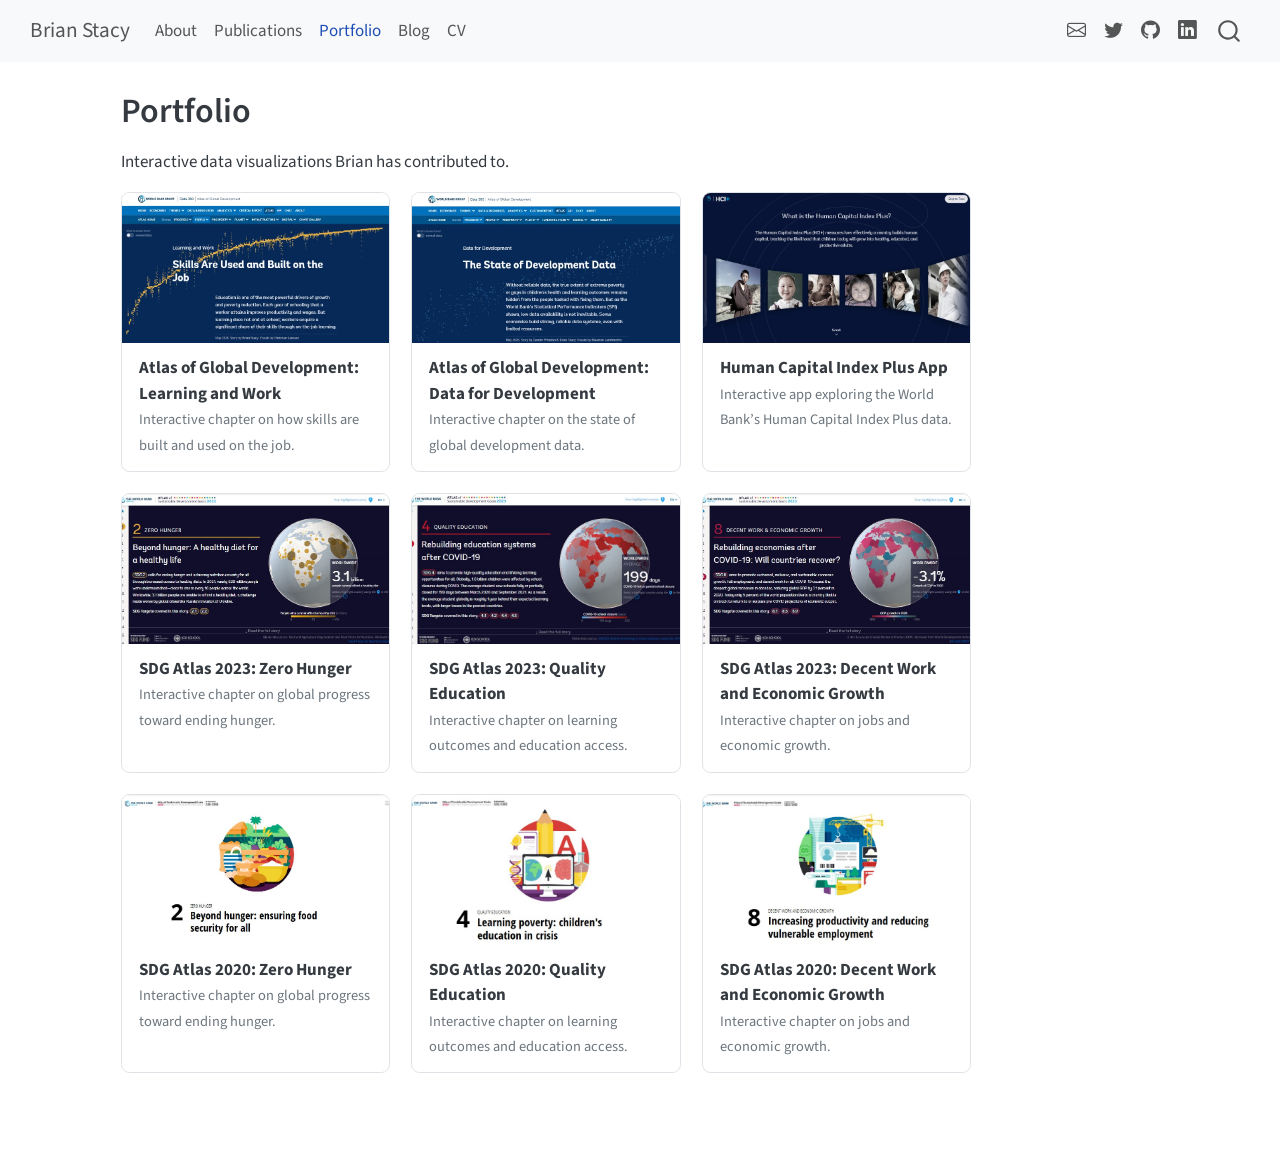
<file: portfolio.html>
<!DOCTYPE html>
<html xmlns="http://www.w3.org/1999/xhtml" lang="en" xml:lang="en"><head>

<meta charset="utf-8">
<meta name="generator" content="quarto-1.11.9">

<meta name="viewport" content="width=device-width, initial-scale=1.0, user-scalable=yes">


<title>Portfolio – Brian Stacy</title>
<style>
/* Default styles provided by pandoc.
** See https://pandoc.org/MANUAL.html#variables-for-html for config info.
*/
span.smallcaps{font-variant: small-caps;}
div.columns{display: flex; gap: 1.5em;}
div.column{flex: auto;}
@media screen {
div.columns{gap: min(4vw, 1.5em);}
div.column{overflow-x: auto;}
}
div.hanging-indent{margin-left: 1.5em; text-indent: -1.5em;}
ul.task-list{list-style: none;}
ul.task-list li input[type="checkbox"] {
  width: 0.8em;
  margin: 0 0.8em 0.2em -1em; /* quarto-specific, see https://github.com/quarto-dev/quarto-cli/issues/4556 */ 
  vertical-align: middle;
}
</style>


<script src="site_libs/quarto-nav/quarto-nav.js"></script>
<script src="site_libs/quarto-nav/headroom.min.js"></script>
<script src="site_libs/clipboard/clipboard.min.js"></script>
<script src="site_libs/quarto-search/autocomplete.umd.js"></script>
<script src="site_libs/quarto-search/fuse.min.js"></script>
<script src="site_libs/quarto-search/quarto-search.js"></script>
<meta name="quarto:offset" content="./">
<link href="./images/favicon.png" rel="icon" type="image/png">
<script src="site_libs/quarto-html/quarto.js" type="module"></script>
<script src="site_libs/quarto-html/tabsets/tabsets.js" type="module"></script>
<script src="site_libs/quarto-html/scrollable-regions/scrollable-regions.js" type="module"></script>
<script src="site_libs/quarto-html/popper.min.js"></script>
<script src="site_libs/quarto-html/tippy.umd.min.js"></script>
<script src="site_libs/quarto-html/anchor.min.js"></script>
<link href="site_libs/quarto-html/tippy.css" rel="stylesheet">
<link href="site_libs/quarto-html/quarto-syntax-highlighting-63b5708e65d6cd79cd7618c58d0c21e7.css" rel="stylesheet" id="quarto-text-highlighting-styles">
<script src="site_libs/bootstrap/bootstrap.min.js"></script>
<link href="site_libs/bootstrap/bootstrap-icons.css" rel="stylesheet">
<link href="site_libs/bootstrap/bootstrap-119be7e4d1d96db788e0186092b2903e.min.css" rel="stylesheet" append-hash="true" id="quarto-bootstrap" data-mode="light">
<script id="quarto-search-options" type="application/json">{
  "location": "navbar",
  "copy-button": false,
  "collapse-after": 3,
  "panel-placement": "end",
  "type": "overlay",
  "limit": 50,
  "keyboard-shortcut": [
    "f",
    "/",
    "s"
  ],
  "show-item-context": false,
  "language": {
    "search-no-results-text": "No results",
    "search-matching-documents-text": "matching documents",
    "search-copy-link-title": "Copy link to search",
    "search-hide-matches-text": "Hide additional matches",
    "search-more-match-text": "more match in this document",
    "search-more-matches-text": "more matches in this document",
    "search-clear-button-title": "Clear",
    "search-text-placeholder": "",
    "search-detached-cancel-button-title": "Cancel",
    "search-submit-button-title": "Submit",
    "search-label": "Search"
  }
}</script>


<link rel="stylesheet" href="styles.css">
<meta property="og:title" content="Portfolio – Brian Stacy">
<meta property="og:description" content="Brian Stacy — Senior Economist at the World Bank. Research on measurement and data gaps, economics of education, labor markets, nutrition, and poverty.">
<meta property="og:image" content="https://stacybri.github.io/images/portfolio/atlas-learning-and-work.jpg">
<meta property="og:site_name" content="Brian Stacy">
<meta property="og:image:alt" content="Atlas of Global Development: Learning and Work">
<meta property="og:image:height" content="455">
<meta property="og:image:width" content="797">
<meta name="twitter:title" content="Portfolio – Brian Stacy">
<meta name="twitter:description" content="Brian Stacy — Senior Economist at the World Bank. Research on measurement and data gaps, economics of education, labor markets, nutrition, and poverty.">
<meta name="twitter:image" content="https://stacybri.github.io/images/portfolio/atlas-learning-and-work.jpg">
<meta name="twitter:creator" content="@brianstacyecon">
<meta name="twitter:image:alt" content="Atlas of Global Development: Learning and Work">
<meta name="twitter:card" content="summary_large_image">
</head>

<body class="nav-fixed quarto-light"><a id="quarto-skip-link" class="visually-hidden-focusable" href="#quarto-document-content">Skip to main content</a>

<div id="quarto-search-results"></div>
  <header id="quarto-header" class="headroom fixed-top">
    <nav class="navbar navbar-expand-md " data-bs-theme="dark" aria-label="Site">
      <div class="navbar-container container-fluid">
      <div class="navbar-brand-container mx-auto">
    <a class="navbar-brand" href="./index.html">
    <span class="navbar-title">Brian Stacy</span>
    </a>
  </div>
          <button class="navbar-toggler" type="button" data-bs-toggle="collapse" data-bs-target="#navbarCollapse" aria-controls="navbarCollapse" aria-expanded="false" aria-label="Toggle navigation" onclick="if (window.quartoToggleHeadroom) { window.quartoToggleHeadroom(); }">
  <span class="navbar-toggler-icon"></span>
</button>
          <div class="collapse navbar-collapse" id="navbarCollapse">
            <ul class="navbar-nav navbar-nav-scroll me-auto">
  <li class="nav-item">
    <a class="nav-link" href="./index.html"> 
<span class="menu-text">About</span></a>
  </li>  
  <li class="nav-item">
    <a class="nav-link" href="./publications.html"> 
<span class="menu-text">Publications</span></a>
  </li>  
  <li class="nav-item">
    <a class="nav-link active" href="./portfolio.html" aria-current="page"> 
<span class="menu-text">Portfolio</span></a>
  </li>  
  <li class="nav-item">
    <a class="nav-link" href="./media.html"> 
<span class="menu-text">Blog</span></a>
  </li>  
  <li class="nav-item">
    <a class="nav-link" href="./cv.html"> 
<span class="menu-text">CV</span></a>
  </li>  
</ul>
            <ul class="navbar-nav navbar-nav-scroll ms-auto">
  <li class="nav-item compact">
    <a class="nav-link" href="mailto:stacybw@gmail.com"> <i class="bi bi-envelope" role="img" aria-label="Email">
</i> 
<span class="menu-text"></span></a>
  </li>  
  <li class="nav-item compact">
    <a class="nav-link" href="https://twitter.com/brianstacyecon"> <i class="bi bi-twitter" role="img" aria-label="Twitter">
</i> 
<span class="menu-text"></span></a>
  </li>  
  <li class="nav-item compact">
    <a class="nav-link" href="https://github.com/stacybri"> <i class="bi bi-github" role="img" aria-label="GitHub">
</i> 
<span class="menu-text"></span></a>
  </li>  
  <li class="nav-item compact">
    <a class="nav-link" href="https://www.linkedin.com/in/brian-stacy-1a826076"> <i class="bi bi-linkedin" role="img" aria-label="LinkedIn">
</i> 
<span class="menu-text"></span></a>
  </li>  
</ul>
          </div> <!-- /navcollapse -->
            <div class="quarto-navbar-tools">
</div>
            <div id="quarto-search" class="" title="Search"></div>
      </div> <!-- /container-fluid -->
    </nav>
</header>
<!-- content -->
<div id="quarto-content" class="quarto-container page-columns page-rows-contents page-layout-article page-navbar">
<!-- sidebar -->
<!-- margin-sidebar -->
    <div id="quarto-margin-sidebar" class="sidebar margin-sidebar zindex-bottom">
        
    </div>
<!-- main -->
<main class="content" id="quarto-document-content" tabindex="-1">

<header id="title-block-header" class="quarto-title-block default">
<div class="quarto-title">
<h1 class="title">Portfolio</h1>
</div>



<div class="quarto-title-meta">

    
  
    
  </div>
  


</header>


<p>Interactive data visualizations Brian has contributed to.</p>
<div class="portfolio-grid">
<p><a class="portfolio-card" href="https://data360.worldbank.org/en/atlas/learning-and-work/" target="_blank" rel="noopener"><img src="images/portfolio/atlas-learning-and-work.jpg" class="portfolio-thumb" alt="Atlas of Global Development: Learning and Work"><span class="portfolio-card-body"><strong>Atlas of Global Development: Learning and Work</strong><br><span class="meta">Interactive chapter on how skills are built and used on the job.</span></span></a> <a class="portfolio-card" href="https://data360.worldbank.org/en/atlas/data-for-development/" target="_blank" rel="noopener"><img src="images/portfolio/atlas-data-for-development.jpg" class="portfolio-thumb" alt="Atlas of Global Development: Data for Development"><span class="portfolio-card-body"><strong>Atlas of Global Development: Data for Development</strong><br><span class="meta">Interactive chapter on the state of global development data.</span></span></a> <a class="portfolio-card" href="https://www.worldbank.org/hciplus" target="_blank" rel="noopener"><img src="images/portfolio/hci-plus.jpg" class="portfolio-thumb" alt="Human Capital Index Plus App"><span class="portfolio-card-body"><strong>Human Capital Index Plus App</strong><br><span class="meta">Interactive app exploring the World Bank’s Human Capital Index Plus data.</span></span></a> <a class="portfolio-card" href="https://datatopics.worldbank.org/sdgatlas/goal-2-zero-hunger?lang=en" target="_blank" rel="noopener"><img src="images/portfolio/sdg2023-goal2.jpg" class="portfolio-thumb" alt="SDG Atlas 2023: Zero Hunger"><span class="portfolio-card-body"><strong>SDG Atlas 2023: Zero Hunger</strong><br><span class="meta">Interactive chapter on global progress toward ending hunger.</span></span></a> <a class="portfolio-card" href="https://datatopics.worldbank.org/sdgatlas/goal-4-quality-education?lang=en" target="_blank" rel="noopener"><img src="images/portfolio/sdg2023-goal4.jpg" class="portfolio-thumb" alt="SDG Atlas 2023: Quality Education"><span class="portfolio-card-body"><strong>SDG Atlas 2023: Quality Education</strong><br><span class="meta">Interactive chapter on learning outcomes and education access.</span></span></a> <a class="portfolio-card" href="https://datatopics.worldbank.org/sdgatlas/goal-8-decent-work-and-economic-growth?lang=en" target="_blank" rel="noopener"><img src="images/portfolio/sdg2023-goal8.jpg" class="portfolio-thumb" alt="SDG Atlas 2023: Decent Work and Economic Growth"><span class="portfolio-card-body"><strong>SDG Atlas 2023: Decent Work and Economic Growth</strong><br><span class="meta">Interactive chapter on jobs and economic growth.</span></span></a> <a class="portfolio-card" href="https://datatopics.worldbank.org/sdgatlas/archive/2020/goal-2-zero-hunger/" target="_blank" rel="noopener"><img src="images/portfolio/sdg2020-goal2.jpg" class="portfolio-thumb" alt="SDG Atlas 2020: Zero Hunger"><span class="portfolio-card-body"><strong>SDG Atlas 2020: Zero Hunger</strong><br><span class="meta">Interactive chapter on global progress toward ending hunger.</span></span></a> <a class="portfolio-card" href="https://datatopics.worldbank.org/sdgatlas/archive/2020/goal-4-quality-education/" target="_blank" rel="noopener"><img src="images/portfolio/sdg2020-goal4.jpg" class="portfolio-thumb" alt="SDG Atlas 2020: Quality Education"><span class="portfolio-card-body"><strong>SDG Atlas 2020: Quality Education</strong><br><span class="meta">Interactive chapter on learning outcomes and education access.</span></span></a> <a class="portfolio-card" href="https://datatopics.worldbank.org/sdgatlas/archive/2020/goal-8-decent-work-and-economic-growth/" target="_blank" rel="noopener"><img src="images/portfolio/sdg2020-goal8.jpg" class="portfolio-thumb" alt="SDG Atlas 2020: Decent Work and Economic Growth"><span class="portfolio-card-body"><strong>SDG Atlas 2020: Decent Work and Economic Growth</strong><br><span class="meta">Interactive chapter on jobs and economic growth.</span></span></a></p>
</div>



</main> <!-- /main -->
<script id="quarto-html-after-body" type="application/javascript">
  window.document.addEventListener("DOMContentLoaded", function (event) {
    const icon = "";
    const anchorJS = new window.AnchorJS();
    anchorJS.options = {
      placement: 'right',
      icon: icon
    };
    anchorJS.add('.anchored');
    const isCodeAnnotation = (el) => {
      for (const clz of el.classList) {
        if (clz.startsWith('code-annotation-')) {                     
          return true;
        }
      }
      return false;
    }
    const onCopySuccess = function(e) {
      // button target
      const button = e.trigger;
      // don't keep focus
      button.blur();
      // flash "checked"
      button.classList.add('code-copy-button-checked');
      var currentTitle = button.getAttribute("title");
      button.setAttribute("title", "Copied!");
      let tooltip;
      if (window.bootstrap) {
        button.setAttribute("data-bs-toggle", "tooltip");
        button.setAttribute("data-bs-placement", "left");
        button.setAttribute("data-bs-title", "Copied!");
        tooltip = new bootstrap.Tooltip(button, 
          { trigger: "manual", 
            customClass: "code-copy-button-tooltip",
            offset: [0, -8]});
        tooltip.show();    
      }
      setTimeout(function() {
        if (tooltip) {
          tooltip.hide();
          button.removeAttribute("data-bs-title");
          button.removeAttribute("data-bs-toggle");
          button.removeAttribute("data-bs-placement");
        }
        button.setAttribute("title", currentTitle);
        button.classList.remove('code-copy-button-checked');
      }, 1000);
      // clear code selection
      e.clearSelection();
    }
    const getTextToCopy = function(trigger) {
      const outerScaffold = trigger.parentElement.cloneNode(true);
      const codeEl = outerScaffold.querySelector('code');
      for (const childEl of codeEl.children) {
        if (isCodeAnnotation(childEl)) {
          childEl.remove();
        }
      }
      return codeEl.innerText;
    }
    const clipboard = new window.ClipboardJS('.code-copy-button:not([data-in-quarto-modal])', {
      text: getTextToCopy
    });
    clipboard.on('success', onCopySuccess);
    if (window.document.getElementById('quarto-embedded-source-code-modal')) {
      const clipboardModal = new window.ClipboardJS('.code-copy-button[data-in-quarto-modal]', {
        text: getTextToCopy,
        container: window.document.getElementById('quarto-embedded-source-code-modal')
      });
      clipboardModal.on('success', onCopySuccess);
    }
      var localhostRegex = new RegExp(/^(?:http|https):\/\/localhost\:?[0-9]*\//);
      var mailtoRegex = new RegExp(/^mailto:/);
        var filterRegex = new RegExp("https:\/\/stacybri\.github\.io");
      var isInternal = (href) => {
          return filterRegex.test(href) || localhostRegex.test(href) || mailtoRegex.test(href);
      }
      // Inspect non-navigation links and adorn them if external
      window.quartoDecorateExternalLinks = function (root) {
     var links = (root || window.document).querySelectorAll('a[href]:not(.nav-link):not(.navbar-brand):not(.toc-action):not(.sidebar-link):not(.sidebar-item-toggle):not(.pagination-link):not(.no-external):not([aria-hidden]):not(.dropdown-item):not(.quarto-navigation-tool):not(.about-link)');
      for (var i=0; i<links.length; i++) {
        const link = links[i];
        if (!isInternal(link.href)) {
          // undo the damage that might have been done by quarto-nav.js in the case of
          // links that we want to consider external
          if (link.dataset.originalHref !== undefined) {
            link.href = link.dataset.originalHref;
          }
          if (!link.classList.contains('no-external-icon')) {
          }
        }
      }
      };
      window.quartoDecorateExternalLinks(window.document);
    // Esc closes the popup (WCAG 1.4.13) and focus leaving both trigger and
    // popup closes it (WCAG 2.4.11); tippy handles neither for interactive popups.
    const hideOnEscAndFocusOut = {
      name: 'hideOnEscAndFocusOut',
      defaultValue: true,
      fn(instance) {
        const dismiss = () => {
          // A show scheduled by the trigger delay would otherwise reopen it
          instance.clearDelayTimeouts();
          instance.hide();
        };
        const onKeyDown = (event) => {
          if (event.key !== 'Escape') {
            return;
          }
          // Keep Esc from also reaching page handlers (e.g. reveal.js overview),
          // except an open reveal.js slide menu, which Esc should close too.
          // The menu handles keys only when its keyboard option is on.
          const menuHandlesEsc = window.Reveal?.getPlugin?.('menu')?.isOpen() &&
            window.Reveal.getConfig().menu?.keyboard !== false;
          if (!menuHandlesEsc) {
            event.stopPropagation();
          }
          if (instance.popper.contains(window.document.activeElement)) {
            // Disabled while refocusing so the focus trigger does not reopen it
            instance.disable();
            instance.reference.focus();
            instance.enable();
          }
          dismiss();
        };
        const onFocusOut = (event) => {
          const target = event.relatedTarget;
          if (target && !instance.reference.contains(target) &&
              !instance.popper.contains(target)) {
            dismiss();
          }
        };
        // On the trigger too: a click trigger (code-annotations: select) has no
        // blur handling. Attached for the instance's lifetime so leaving the
        // trigger also cancels a show still pending on the trigger delay.
        instance.reference.addEventListener('focusout', onFocusOut);
        return {
          onShow() {
            window.document.addEventListener('keydown', onKeyDown, true);
            instance.popper.addEventListener('focusout', onFocusOut);
          },
          onHide() {
            window.document.removeEventListener('keydown', onKeyDown, true);
            instance.popper.removeEventListener('focusout', onFocusOut);
          },
          onDestroy() {
            instance.reference.removeEventListener('focusout', onFocusOut);
          },
        };
      },
    };
    function tippyHover(el, contentFn, onTriggerFn, onUntriggerFn) {
      const config = {
        allowHTML: true,
        maxWidth: 500,
        delay: 100,
        arrow: false,
        appendTo: function(el) {
            return el.parentElement;
        },
        interactive: true,
        interactiveBorder: 10,
        theme: 'quarto',
        placement: 'bottom-start',
        plugins: [hideOnEscAndFocusOut],
      };
      if (contentFn) {
        config.content = contentFn;
      }
      if (onTriggerFn) {
        config.onTrigger = onTriggerFn;
      }
      if (onUntriggerFn) {
        config.onUntrigger = onUntriggerFn;
      }
      window.tippy(el, config); 
    }
    const noterefs = window.document.querySelectorAll('a[role="doc-noteref"]');
    for (var i=0; i<noterefs.length; i++) {
      const ref = noterefs[i];
      tippyHover(ref, function() {
        // use id or data attribute instead here
        let href = ref.getAttribute('data-footnote-href') || ref.getAttribute('href');
        try { href = new URL(href).hash; } catch {}
        const id = href.replace(/^#\/?/, "");
        const note = window.document.getElementById(id);
        if (note) {
          return note.innerHTML;
        } else {
          return "";
        }
      });
    }
    const xrefs = window.document.querySelectorAll('a.quarto-xref');
    const processXRef = (id, note) => {
      // Strip column container classes
      const stripColumnClz = (el) => {
        el.classList.remove("page-full", "page-columns");
        if (el.children) {
          for (const child of el.children) {
            stripColumnClz(child);
          }
        }
      }
      stripColumnClz(note)
      if (id === null || id.startsWith('sec-')) {
        // Special case sections, only their first couple elements
        const container = document.createElement("div");
        if (note.children && note.children.length > 2) {
          container.appendChild(note.children[0].cloneNode(true));
          for (let i = 1; i < note.children.length; i++) {
            const child = note.children[i];
            if (child.tagName === "P" && child.innerText === "") {
              continue;
            } else {
              container.appendChild(child.cloneNode(true));
              break;
            }
          }
          if (window.Quarto?.typesetMath) {
            window.Quarto.typesetMath(container);
          }
          return container.innerHTML
        } else {
          if (window.Quarto?.typesetMath) {
            window.Quarto.typesetMath(note);
          }
          return note.innerHTML;
        }
      } else {
        // Remove any anchor links if they are present
        const anchorLink = note.querySelector('a.anchorjs-link');
        if (anchorLink) {
          anchorLink.remove();
        }
        if (window.Quarto?.typesetMath) {
          window.Quarto.typesetMath(note);
        }
        if (note.classList.contains("callout")) {
          return note.outerHTML;
        } else {
          return note.innerHTML;
        }
      }
    }
    for (var i=0; i<xrefs.length; i++) {
      const xref = xrefs[i];
      tippyHover(xref, undefined, function(instance) {
        instance.disable();
        let url = xref.getAttribute('href');
        let hash = undefined; 
        if (url.startsWith('#')) {
          hash = url;
        } else {
          try { hash = new URL(url).hash; } catch {}
        }
        if (hash) {
          const id = hash.replace(/^#\/?/, "");
          const note = window.document.getElementById(id);
          if (note !== null) {
            try {
              const html = processXRef(id, note.cloneNode(true));
              instance.setContent(html);
            } finally {
              instance.enable();
              instance.show();
            }
          } else {
            // See if we can fetch this
            fetch(url.split('#')[0])
            .then(res => res.text())
            .then(html => {
              const parser = new DOMParser();
              const htmlDoc = parser.parseFromString(html, "text/html");
              const note = htmlDoc.getElementById(id);
              if (note !== null) {
                const html = processXRef(id, note);
                instance.setContent(html);
              } 
            }).finally(() => {
              instance.enable();
              instance.show();
            });
          }
        } else {
          // See if we can fetch a full url (with no hash to target)
          // This is a special case and we should probably do some content thinning / targeting
          fetch(url)
          .then(res => res.text())
          .then(html => {
            const parser = new DOMParser();
            const htmlDoc = parser.parseFromString(html, "text/html");
            const note = htmlDoc.querySelector('main.content');
            if (note !== null) {
              // This should only happen for chapter cross references
              // (since there is no id in the URL)
              // remove the first header
              if (note.children.length > 0 && note.children[0].tagName === "HEADER") {
                note.children[0].remove();
              }
              const html = processXRef(null, note);
              instance.setContent(html);
            } 
          }).finally(() => {
            instance.enable();
            instance.show();
          });
        }
      }, function(instance) {
      });
    }
        let selectedAnnoteEl;
        const selectorForAnnotation = ( cell, annotation) => {
          let cellAttr = 'data-code-cell="' + cell + '"';
          let lineAttr = 'data-code-annotation="' +  annotation + '"';
          const selector = 'span[' + cellAttr + '][' + lineAttr + ']';
          return selector;
        }
        const selectCodeLines = (annoteEl) => {
          const doc = window.document;
          const targetCell = annoteEl.getAttribute("data-target-cell");
          const targetAnnotation = annoteEl.getAttribute("data-target-annotation");
          const annoteSpan = window.document.querySelector(selectorForAnnotation(targetCell, targetAnnotation));
          const lines = annoteSpan.getAttribute("data-code-lines").split(",");
          const lineIds = lines.map((line) => {
            return targetCell + "-" + line;
          })
          // Each band is positioned against its own containing block, which is
          // not the offsetParent of the lines, so place it from client rects.
          const placeBand = (band, firstEl, lastEl, codeBlock) => {
            const container = band.offsetParent;
            if (container === null) {
              return;
            }
            const containerRect = container.getBoundingClientRect();
            // Reveal.js scales slides with a transform, so convert client
            // pixels back to the CSS pixels of the container.
            const scale = containerRect.height / container.offsetHeight || 1;
            const firstRect = firstEl.getBoundingClientRect();
            const lastRect = lastEl.getBoundingClientRect();
            const top = (firstRect.top - containerRect.top) / scale - container.clientTop + container.scrollTop;
            const height = (lastRect.bottom - firstRect.top) / scale;
            band.style.top = top - 2 + "px";
            band.style.height = height + 4 + "px";
            if (codeBlock) {
              // Without the copy button wrapper, the containing block is wider
              // than the code block, so span the code block explicitly.
              const blockRect = codeBlock.getBoundingClientRect();
              band.style.left = (blockRect.left - containerRect.left) / scale - container.clientLeft + container.scrollLeft + "px";
              band.style.width = blockRect.width / scale + "px";
            }
          };
          if (lineIds.length > 0) {
            const el = window.document.getElementById(lineIds[0]);
            const lastEl = window.document.getElementById(lineIds[lineIds.length - 1]);
            const parent = el.parentElement.parentElement;
            // cook up a div (if necessary) and position it
            let div = window.document.getElementById("code-annotation-line-highlight");
            if (div === null) {
              div = window.document.createElement("div");
              div.setAttribute("id", "code-annotation-line-highlight");
              div.style.position = 'absolute';
              parent.appendChild(div);
            }
            placeBand(div, el, lastEl, parent.closest("div.sourceCode") || parent);
            let gutterDiv = window.document.getElementById("code-annotation-line-highlight-gutter");
            if (gutterDiv === null) {
              gutterDiv = window.document.createElement("div");
              gutterDiv.setAttribute("id", "code-annotation-line-highlight-gutter");
              gutterDiv.style.position = 'absolute';
              const codeCell = window.document.getElementById(targetCell);
              const gutter = codeCell.querySelector('.code-annotation-gutter');
              gutter.appendChild(gutterDiv);
            }
            placeBand(gutterDiv, el, lastEl);
            selectedAnnoteEl = annoteEl;
          }
        };
        const unselectCodeLines = () => {
          const elementsIds = ["code-annotation-line-highlight", "code-annotation-line-highlight-gutter"];
          elementsIds.forEach((elId) => {
            const div = window.document.getElementById(elId);
            if (div) {
              div.remove();
            }
          });
          selectedAnnoteEl = undefined;
        };
          // Handle positioning of the toggle
      window.addEventListener(
        "resize",
        throttle(() => {
          elRect = undefined;
          if (selectedAnnoteEl) {
            selectCodeLines(selectedAnnoteEl);
          }
        }, 10)
      );
      function throttle(fn, ms) {
      let throttle = false;
      let timer;
        return (...args) => {
          if(!throttle) { // first call gets through
              fn.apply(this, args);
              throttle = true;
          } else { // all the others get throttled
              if(timer) clearTimeout(timer); // cancel #2
              timer = setTimeout(() => {
                fn.apply(this, args);
                timer = throttle = false;
              }, ms);
          }
        };
      }
        // Attach click handler to the DT
        const annoteDls = window.document.querySelectorAll('dt[data-target-cell]');
        for (const annoteDlNode of annoteDls) {
          annoteDlNode.addEventListener('click', (event) => {
            const clickedEl = event.target;
            if (clickedEl !== selectedAnnoteEl) {
              unselectCodeLines();
              const activeEl = window.document.querySelector('dt[data-target-cell].code-annotation-active');
              if (activeEl) {
                activeEl.classList.remove('code-annotation-active');
              }
              selectCodeLines(clickedEl);
              clickedEl.classList.add('code-annotation-active');
            } else {
              // Unselect the line
              unselectCodeLines();
              clickedEl.classList.remove('code-annotation-active');
            }
          });
        }
    const findCites = (el) => {
      const parentEl = el.parentElement;
      if (parentEl) {
        const cites = parentEl.dataset.cites;
        if (cites) {
          return {
            el,
            cites: cites.split(' ')
          };
        } else {
          return findCites(el.parentElement)
        }
      } else {
        return undefined;
      }
    };
    var bibliorefs = window.document.querySelectorAll('a[role="doc-biblioref"]');
    for (var i=0; i<bibliorefs.length; i++) {
      const ref = bibliorefs[i];
      const citeInfo = findCites(ref);
      if (citeInfo) {
        tippyHover(citeInfo.el, function() {
          var popup = window.document.createElement('div');
          citeInfo.cites.forEach(function(cite) {
            var citeDiv = window.document.createElement('div');
            citeDiv.classList.add('hanging-indent');
            citeDiv.classList.add('csl-entry');
            var biblioDiv = window.document.getElementById('ref-' + cite);
            if (biblioDiv) {
              citeDiv.innerHTML = biblioDiv.innerHTML;
            }
            popup.appendChild(citeDiv);
          });
          return popup.innerHTML;
        });
      }
    }
  });
  </script>
  <script type="application/javascript">
  window.quartoScrollableRegionsLabels = {"code":"Scrollable code","output":"Scrollable output"};
  </script>
</div> <!-- /content -->




</body></html>
</file>
<file: site_libs/quarto-html/tippy.css>
.tippy-box[data-animation=fade][data-state=hidden]{opacity:0}[data-tippy-root]{max-width:calc(100vw - 10px)}.tippy-box{position:relative;background-color:#333;color:#fff;border-radius:4px;font-size:14px;line-height:1.4;white-space:normal;outline:0;transition-property:transform,visibility,opacity}.tippy-box[data-placement^=top]>.tippy-arrow{bottom:0}.tippy-box[data-placement^=top]>.tippy-arrow:before{bottom:-7px;left:0;border-width:8px 8px 0;border-top-color:initial;transform-origin:center top}.tippy-box[data-placement^=bottom]>.tippy-arrow{top:0}.tippy-box[data-placement^=bottom]>.tippy-arrow:before{top:-7px;left:0;border-width:0 8px 8px;border-bottom-color:initial;transform-origin:center bottom}.tippy-box[data-placement^=left]>.tippy-arrow{right:0}.tippy-box[data-placement^=left]>.tippy-arrow:before{border-width:8px 0 8px 8px;border-left-color:initial;right:-7px;transform-origin:center left}.tippy-box[data-placement^=right]>.tippy-arrow{left:0}.tippy-box[data-placement^=right]>.tippy-arrow:before{left:-7px;border-width:8px 8px 8px 0;border-right-color:initial;transform-origin:center right}.tippy-box[data-inertia][data-state=visible]{transition-timing-function:cubic-bezier(.54,1.5,.38,1.11)}.tippy-arrow{width:16px;height:16px;color:#333}.tippy-arrow:before{content:"";position:absolute;border-color:transparent;border-style:solid}.tippy-content{position:relative;padding:5px 9px;z-index:1}
</file>
<file: site_libs/quarto-html/quarto-syntax-highlighting-63b5708e65d6cd79cd7618c58d0c21e7.css>
/* quarto syntax highlight colors */
:root {
  --quarto-hl-ot-color: #003B4F;
  --quarto-hl-at-color: #657422;
  --quarto-hl-ss-color: #20794D;
  --quarto-hl-an-color: #5E5E5E;
  --quarto-hl-fu-color: #4758AB;
  --quarto-hl-st-color: #20794D;
  --quarto-hl-cf-color: #003B4F;
  --quarto-hl-op-color: #5E5E5E;
  --quarto-hl-er-color: #AD0000;
  --quarto-hl-bn-color: #AD0000;
  --quarto-hl-al-color: #AD0000;
  --quarto-hl-va-color: #111111;
  --quarto-hl-bu-color: inherit;
  --quarto-hl-ex-color: inherit;
  --quarto-hl-pp-color: #AD0000;
  --quarto-hl-in-color: #5E5E5E;
  --quarto-hl-vs-color: #20794D;
  --quarto-hl-wa-color: #5E5E5E;
  --quarto-hl-do-color: #5E5E5E;
  --quarto-hl-im-color: #00769E;
  --quarto-hl-ch-color: #20794D;
  --quarto-hl-dt-color: #AD0000;
  --quarto-hl-fl-color: #AD0000;
  --quarto-hl-co-color: #5E5E5E;
  --quarto-hl-cv-color: #5E5E5E;
  --quarto-hl-cn-color: #8f5902;
  --quarto-hl-sc-color: #5E5E5E;
  --quarto-hl-dv-color: #AD0000;
  --quarto-hl-kw-color: #003B4F;
}

/* other quarto variables */
:root {
  --quarto-font-monospace: SFMono-Regular, Menlo, Monaco, Consolas, "Liberation Mono", "Courier New", monospace;
}

/* syntax highlight based on Pandoc's rules */
pre > code.sourceCode > span {
  color: #003B4F;
}

code.sourceCode > span {
  color: #003B4F;
}

div.sourceCode,
div.sourceCode pre.sourceCode {
  color: #003B4F;
}

/* Normal */
code span {
  color: #003B4F;
}

/* Alert */
code span.al {
  color: #AD0000;
  font-style: inherit;
}

/* Annotation */
code span.an {
  color: #5E5E5E;
  font-style: inherit;
}

/* Attribute */
code span.at {
  color: #657422;
  font-style: inherit;
}

/* BaseN */
code span.bn {
  color: #AD0000;
  font-style: inherit;
}

/* BuiltIn */
code span.bu {
  font-style: inherit;
}

/* ControlFlow */
code span.cf {
  color: #003B4F;
  font-weight: bold;
  font-style: inherit;
}

/* Char */
code span.ch {
  color: #20794D;
  font-style: inherit;
}

/* Constant */
code span.cn {
  color: #8f5902;
  font-style: inherit;
}

/* Comment */
code span.co {
  color: #5E5E5E;
  font-style: inherit;
}

/* CommentVar */
code span.cv {
  color: #5E5E5E;
  font-style: italic;
}

/* Documentation */
code span.do {
  color: #5E5E5E;
  font-style: italic;
}

/* DataType */
code span.dt {
  color: #AD0000;
  font-style: inherit;
}

/* DecVal */
code span.dv {
  color: #AD0000;
  font-style: inherit;
}

/* Error */
code span.er {
  color: #AD0000;
  font-style: inherit;
}

/* Extension */
code span.ex {
  font-style: inherit;
}

/* Float */
code span.fl {
  color: #AD0000;
  font-style: inherit;
}

/* Function */
code span.fu {
  color: #4758AB;
  font-style: inherit;
}

/* Import */
code span.im {
  color: #00769E;
  font-style: inherit;
}

/* Information */
code span.in {
  color: #5E5E5E;
  font-style: inherit;
}

/* Keyword */
code span.kw {
  color: #003B4F;
  font-weight: bold;
  font-style: inherit;
}

/* Operator */
code span.op {
  color: #5E5E5E;
  font-style: inherit;
}

/* Other */
code span.ot {
  color: #003B4F;
  font-style: inherit;
}

/* Preprocessor */
code span.pp {
  color: #AD0000;
  font-style: inherit;
}

/* SpecialChar */
code span.sc {
  color: #5E5E5E;
  font-style: inherit;
}

/* SpecialString */
code span.ss {
  color: #20794D;
  font-style: inherit;
}

/* String */
code span.st {
  color: #20794D;
  font-style: inherit;
}

/* Variable */
code span.va {
  color: #111111;
  font-style: inherit;
}

/* VerbatimString */
code span.vs {
  color: #20794D;
  font-style: inherit;
}

/* Warning */
code span.wa {
  color: #5E5E5E;
  font-style: italic;
}

.prevent-inlining {
  content: "</";
}

/*# sourceMappingURL=054cc16b9e9817627be6994582d2ffb5.css.map */
</file>
<file: styles.css>
/* minimal overrides on top of the cosmo theme */

/* Deliberately not named .rounded - that collides with a Bootstrap utility
   class. The img.headshot selector (0,1,1) is also needed to outrank the
   .img-fluid max-width:100% that Quarto adds to every image. */
.headshot {
  border-radius: 0.5rem;
}

/* On narrow screens the 25/75 layout stacks, and an uncapped headshot fills
   the column and pushes the bio entirely below the fold. */
@media (max-width: 768px) {
  img.headshot {
    max-width: 180px;
  }
}

/* ---- Publications: headline stats ---------------------------------------- */
.stat-line {
  margin-bottom: 0.75rem;
  font-size: 1.05rem;
}
.stat-line .meta {
  color: #6c757d;
  font-size: 0.85rem;
  font-weight: normal;
}

/* ---- Blog list ----------------------------------------------------------- */
.blog-list > p {
  /* same pandoc raw-HTML gotcha as .portfolio-grid below */
  display: contents;
}
.blog-entry {
  padding: 0.85rem 0;
  border-bottom: 1px solid #eee;
}
.blog-entry a {
  text-decoration: none;
}
.blog-entry a:hover {
  text-decoration: underline;
}
.blog-date {
  display: inline;
  color: #6c757d;
  font-size: 0.85rem;
  margin-left: 0.5rem;
  white-space: nowrap;
}
.blog-desc {
  display: block;
  color: #6c757d;
  font-size: 0.9rem;
  margin-top: 0.25rem;
}

/* ---- CV embed ------------------------------------------------------------ */
.cv-actions {
  margin-bottom: 1rem;
  display: flex;
  gap: 0.5rem;
  flex-wrap: wrap;
}
.cv-frame {
  width: 100%;
  max-width: 900px;
  height: 1150px;
  border: 1px solid #dee2e6;
  border-radius: 0.5rem;
  background: #fff;
}
@media (max-width: 768px) {
  .cv-frame {
    height: 700px;
  }
}

/* ---- Portfolio cards ----------------------------------------------------- */
.portfolio-grid {
  display: grid;
  grid-template-columns: repeat(auto-fill, minmax(260px, 1fr));
  gap: 1.25rem;
  margin-top: 1rem;
}
.portfolio-grid > p {
  /* pandoc wraps the whole card sequence in one <p> since there's no blank
     line to mark it as a raw HTML block - make it invisible to grid layout
     so its <a> children are still direct grid items. */
  display: contents;
}
.portfolio-card {
  display: block;
  text-decoration: none;
  color: inherit;
  border: 1px solid #dee2e6;
  border-radius: 0.5rem;
  overflow: hidden;
  transition: box-shadow 0.15s ease;
}
.portfolio-card:hover {
  box-shadow: 0 0.25rem 0.75rem rgba(0, 0, 0, 0.1);
}
.portfolio-thumb {
  width: 100%;
  height: 150px;
  object-fit: cover;
  display: block;
}
.portfolio-thumb-placeholder {
  display: block;
  background: linear-gradient(135deg, #e9ecef, #f8f9fa);
}
.portfolio-card-body {
  display: block;
  padding: 0.75rem 1rem;
}
.portfolio-card-body .meta {
  color: #6c757d;
  font-size: 0.85rem;
}
</file>
